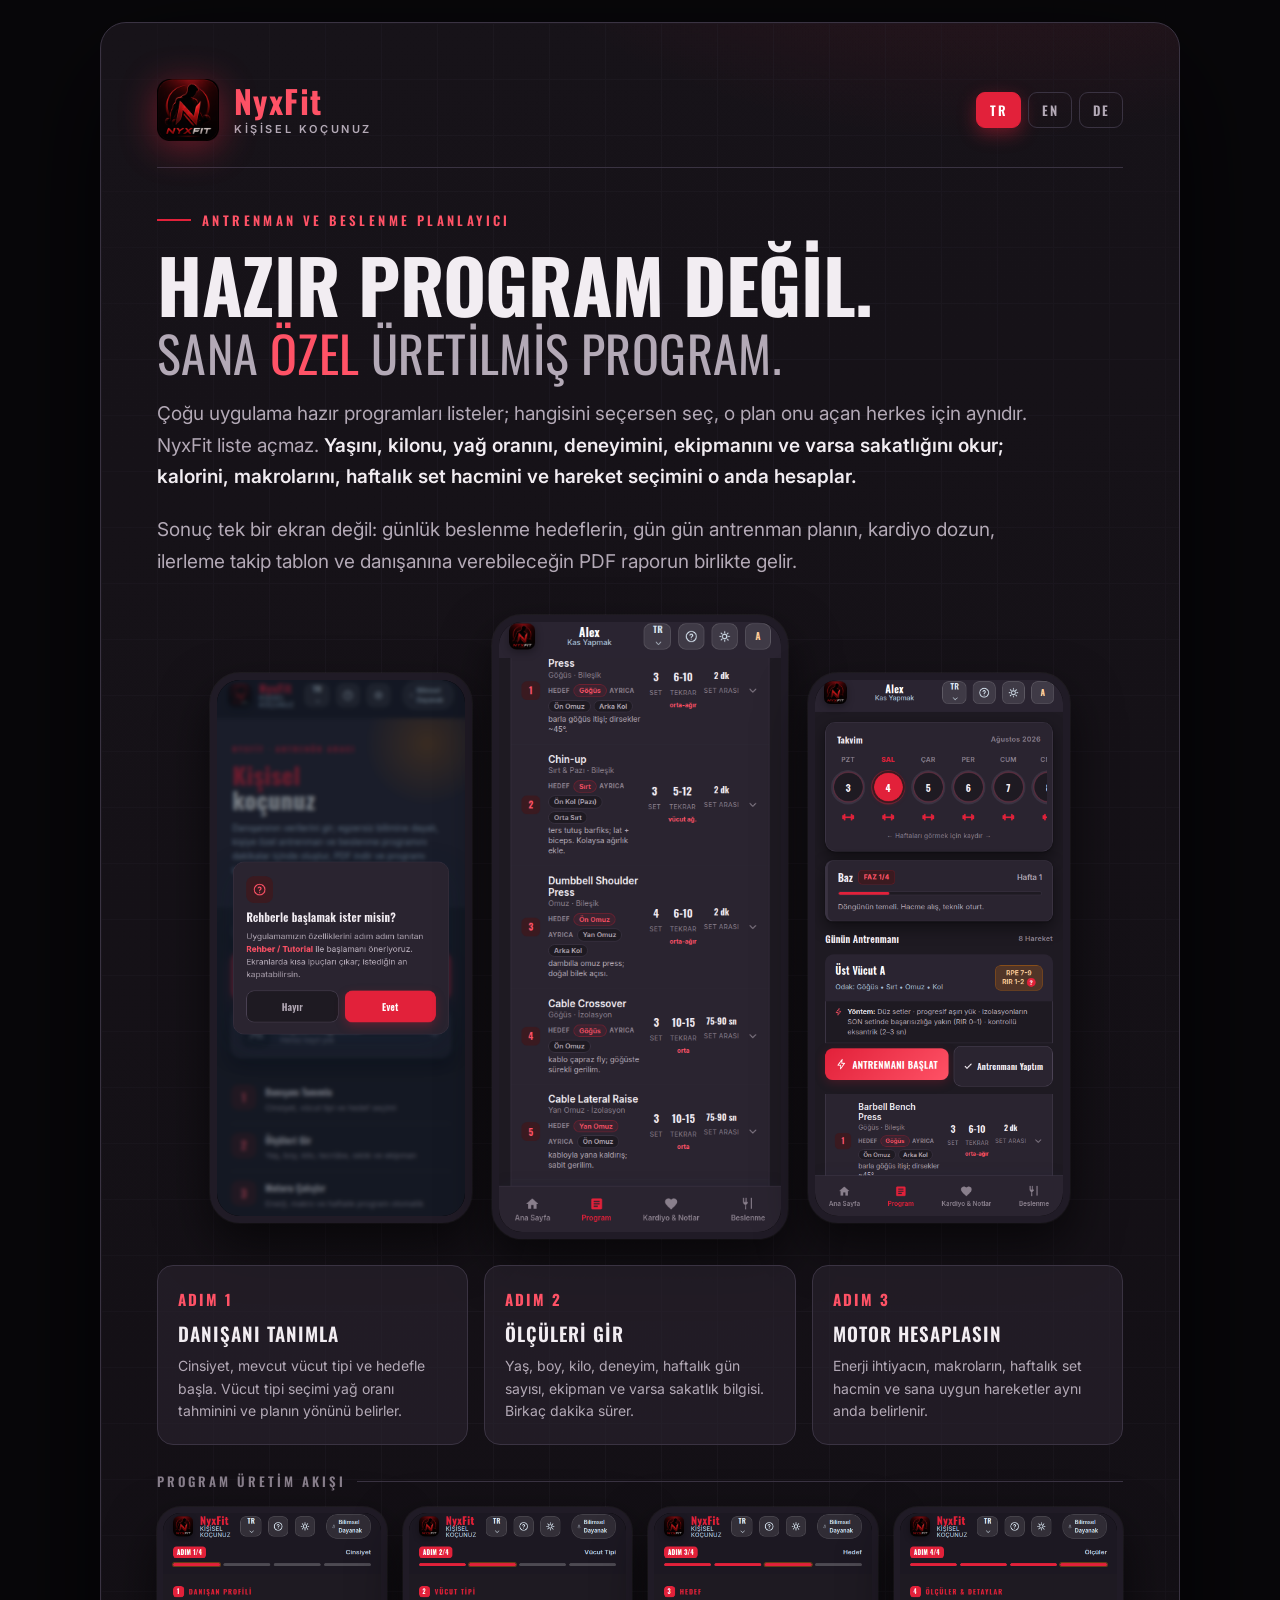
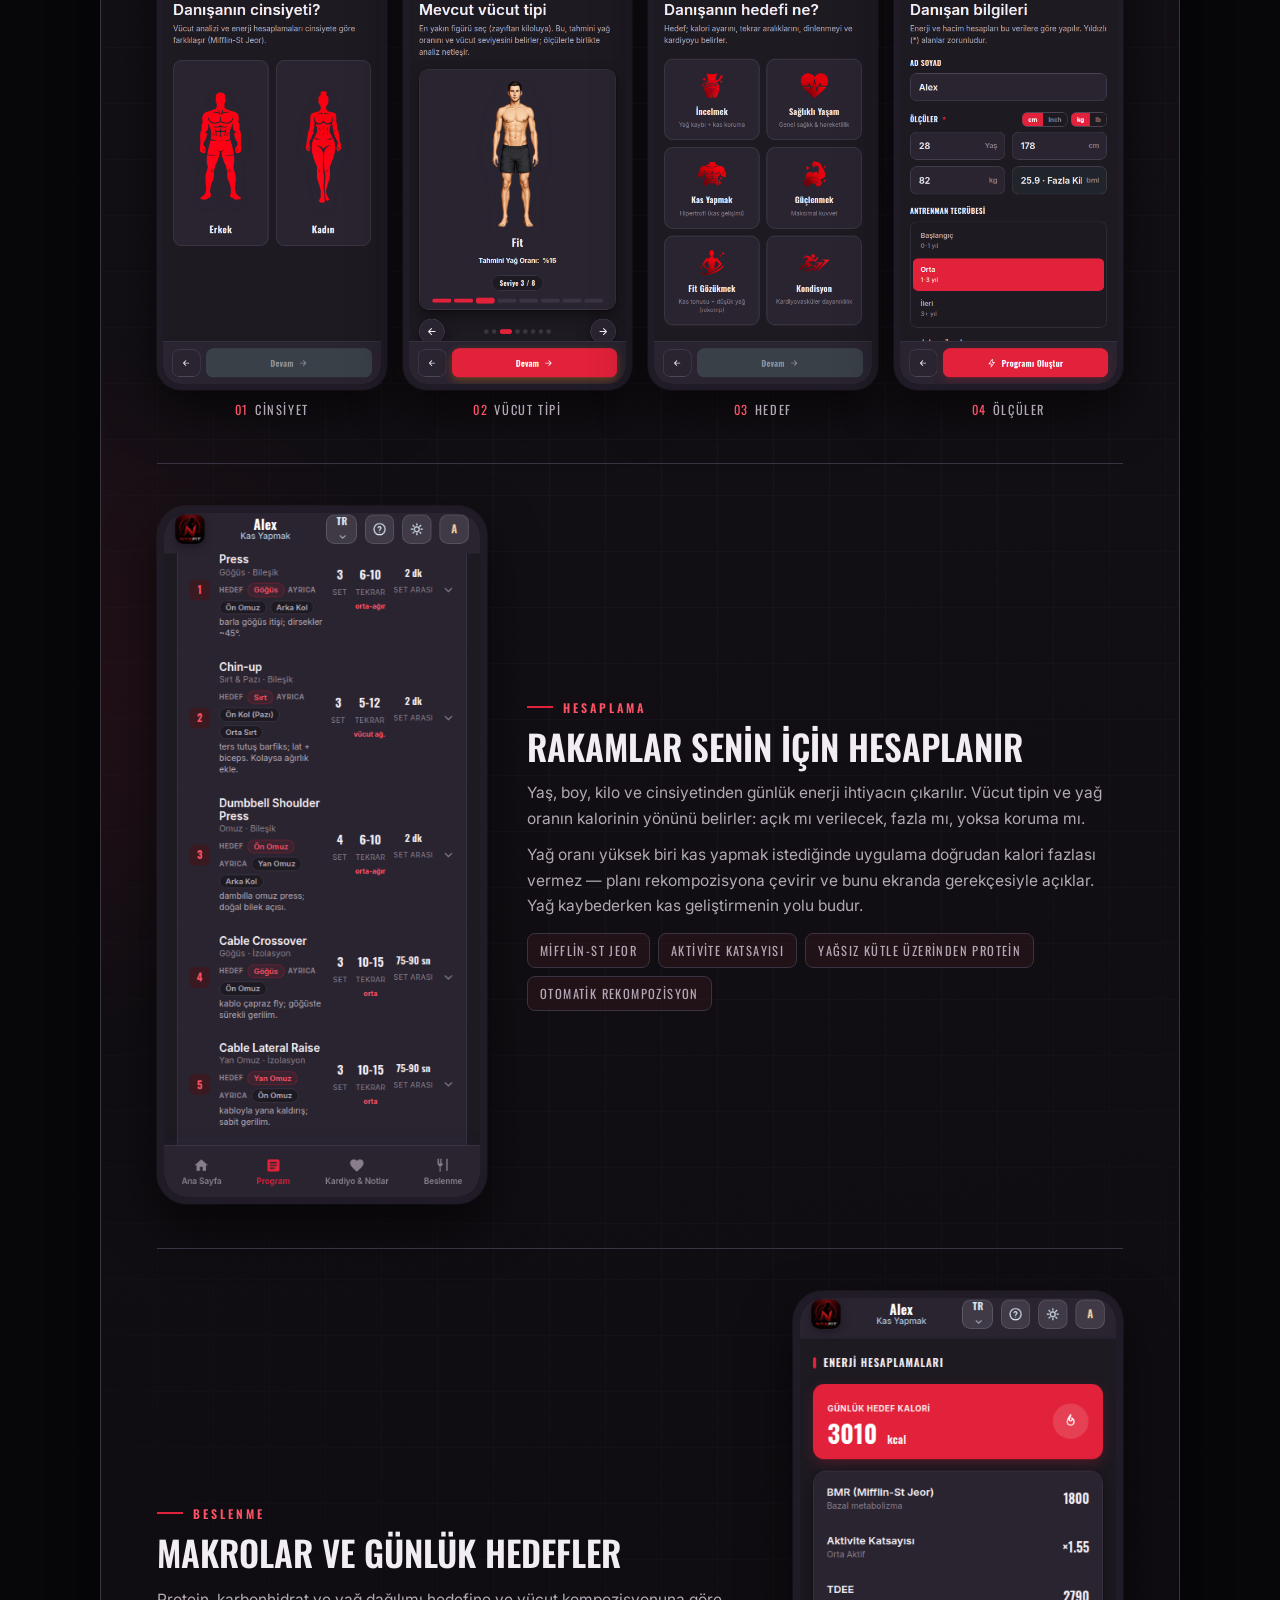
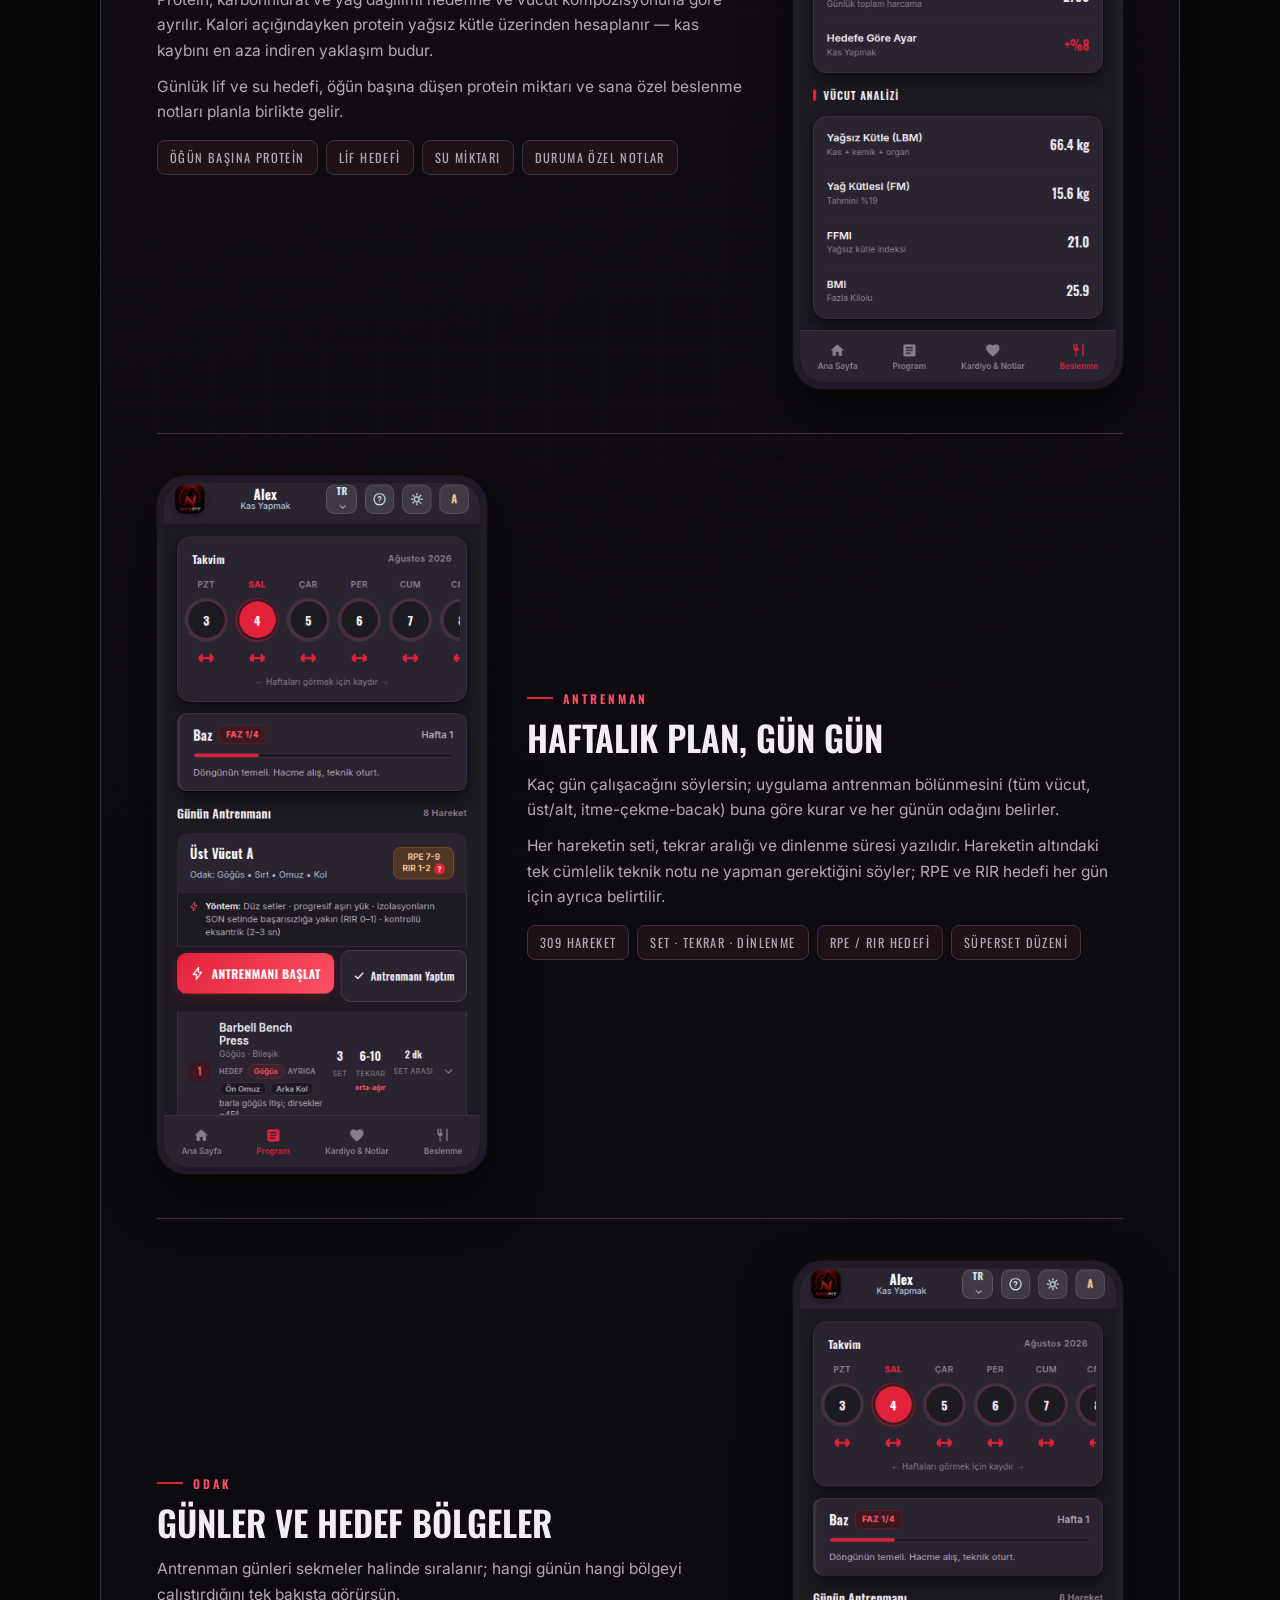
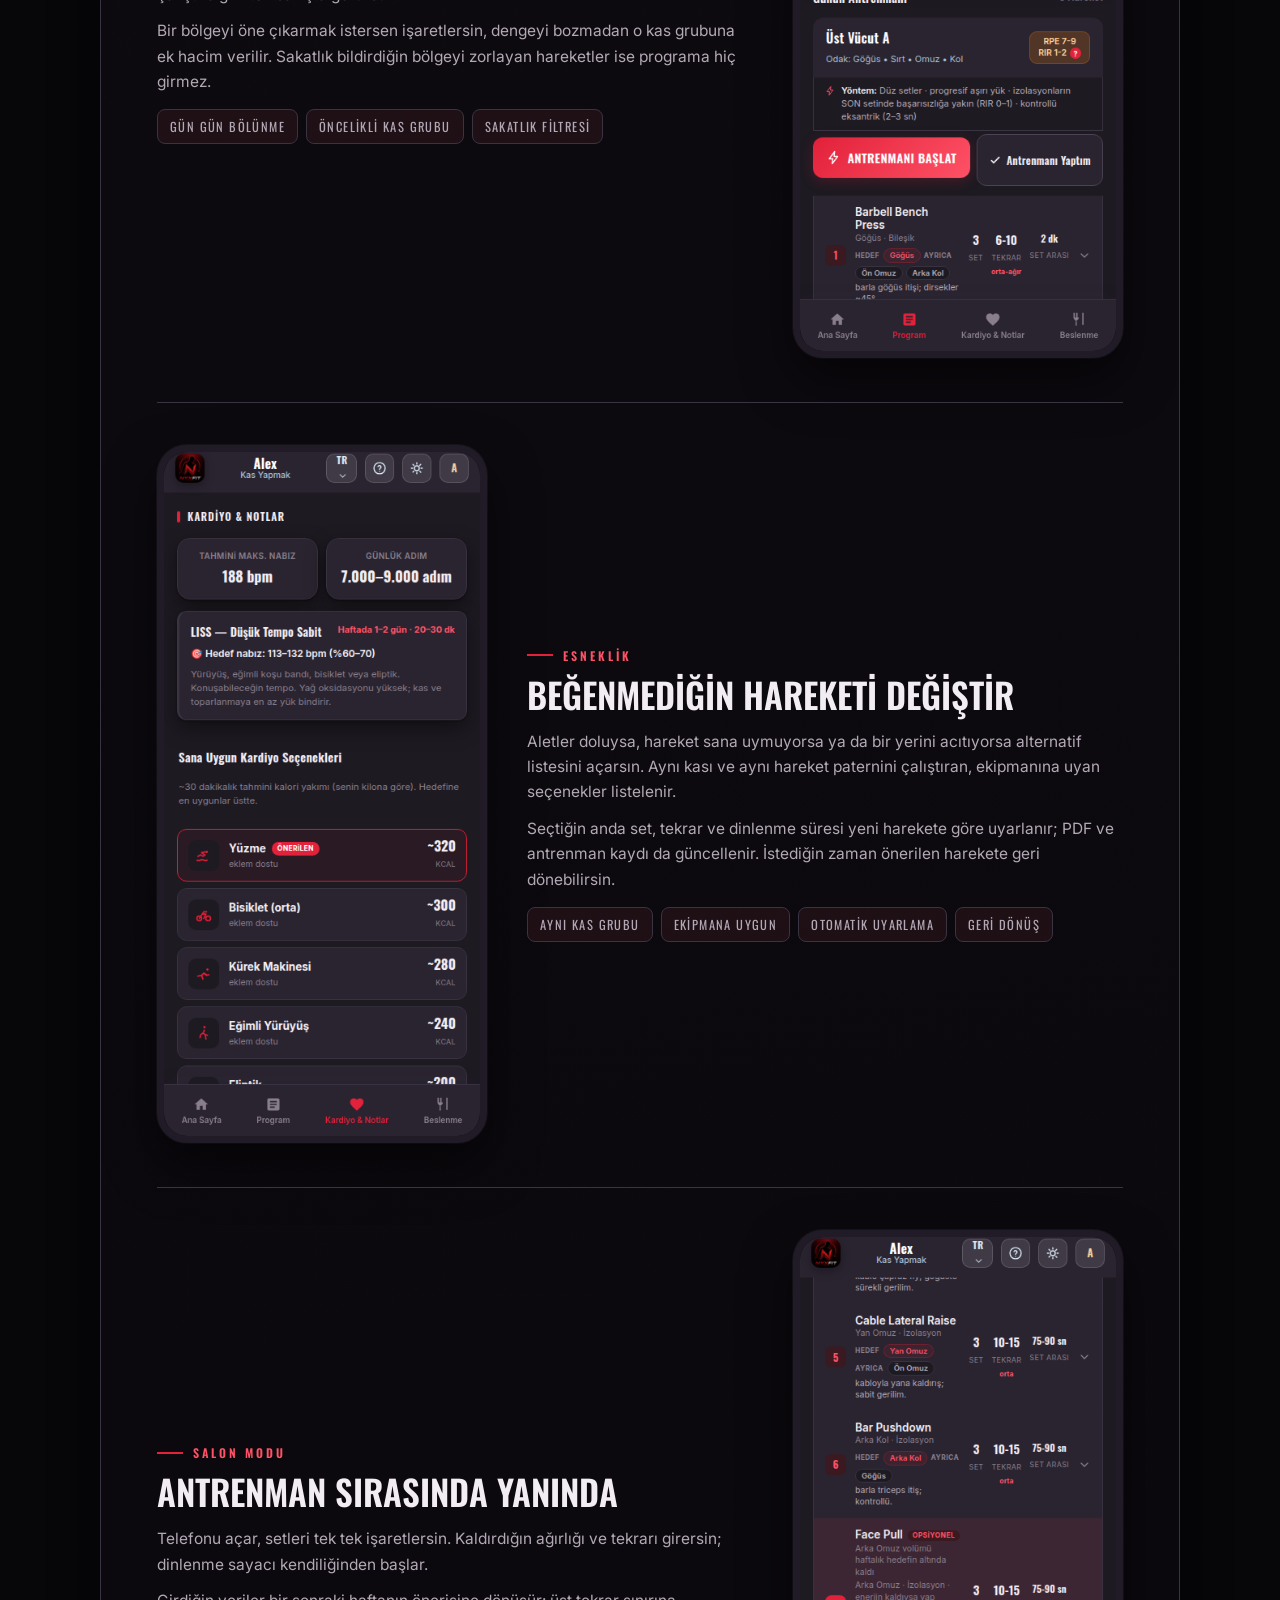
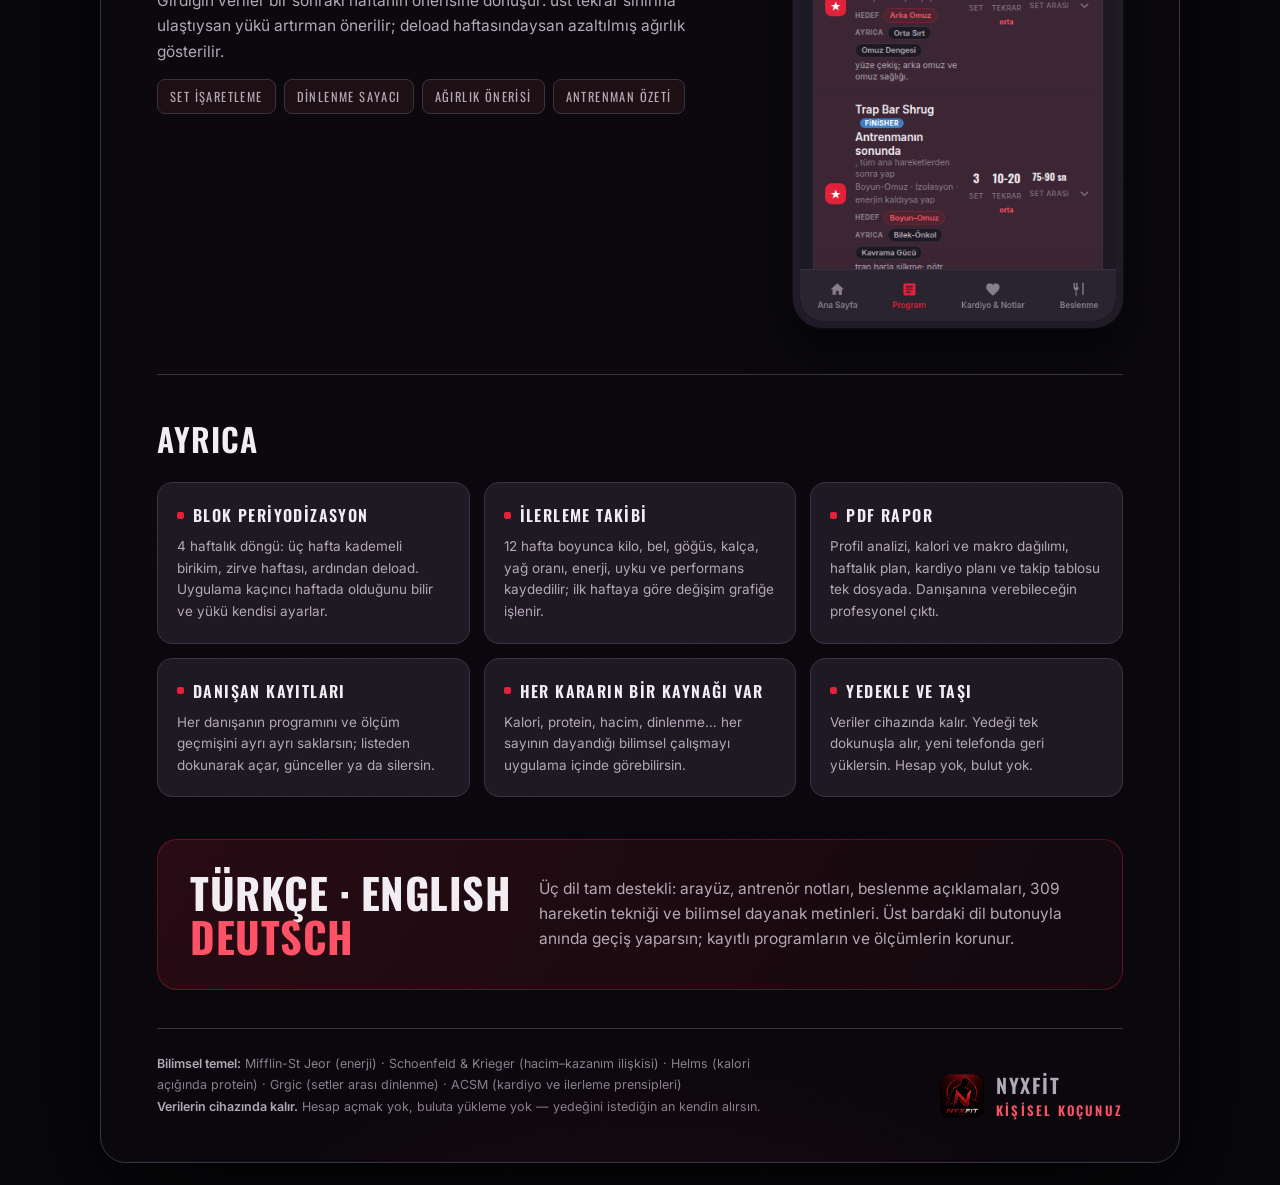
<file: index.html>
<!DOCTYPE html>
<html lang="tr">
<head>
<meta charset="utf-8">
<meta name="viewport" content="width=device-width,initial-scale=1">
<title>NyxFit — Kişisel antrenman ve beslenme planlayıcı</title>
<meta name="description" content="NyxFit hazır program listelemez. Yaşını, kilonu, yağ oranını, deneyimini ve ekipmanını okur; kalorini, makrolarını, haftalık set hacmini ve hareket seçimini senin için hesaplar.">
<meta name="theme-color" content="#0e0b10">
<link rel="icon" href="img/logo.png">
<link rel="apple-touch-icon" href="img/logo.png">
<link rel="alternate" hreflang="tr" href="https://utkuozcn.github.io/NyxFit/">
<link rel="alternate" hreflang="en" href="https://utkuozcn.github.io/NyxFit/en.html">
<link rel="alternate" hreflang="de" href="https://utkuozcn.github.io/NyxFit/de.html">
<link rel="alternate" hreflang="x-default" href="https://utkuozcn.github.io/NyxFit/">

<meta property="og:type" content="website">
<meta property="og:site_name" content="NyxFit">
<meta property="og:locale" content="tr_TR">
<meta property="og:url" content="https://utkuozcn.github.io/NyxFit/">
<meta property="og:title" content="NyxFit — Kişisel Koçunuz">
<meta property="og:description" content="Hazır program değil, sana özel üretilmiş program. Kişiye özel kalori, makro ve haftalık antrenman planı. Türkçe, İngilizce ve Almanca.">
<meta property="og:image" content="https://utkuozcn.github.io/NyxFit/og-image.png">
<meta property="og:image:width" content="1200">
<meta property="og:image:height" content="630">
<meta property="og:image:alt" content="NyxFit — Hazır program değil, sana özel üretilmiş program.">

<meta name="twitter:card" content="summary_large_image">
<meta name="twitter:title" content="NyxFit — Kişisel Koçunuz">
<meta name="twitter:description" content="Hazır program değil, sana özel üretilmiş program. Kişiye özel kalori, makro ve haftalık antrenman planı.">
<meta name="twitter:image" content="https://utkuozcn.github.io/NyxFit/og-image.png">

<link rel="preconnect" href="https://fonts.googleapis.com">
<link rel="preconnect" href="https://fonts.gstatic.com" crossorigin>
<link href="https://fonts.googleapis.com/css2?family=Oswald:wght@400;500;600;700&family=Inter:wght@400;500;600;700;800&display=swap" rel="stylesheet">
<link rel="stylesheet" href="promo.css">
</head>
<body>
<div class="poster">

  <div class="top">
    <div class="logo"><img src="img/logo.png" alt="NyxFit"></div>
    <div class="wm"><b>NyxFit</b><span>Kişisel Koçunuz</span></div>
    <nav class="langs" aria-label="Dil">
      <span class="lang on" aria-current="page">TR</span>
      <a class="lang" href="en.html" hreflang="en">EN</a>
      <a class="lang" href="de.html" hreflang="de">DE</a>
    </nav>
  </div>

  <div class="eyebrow">Antrenman ve beslenme planlayıcı</div>
  <h1>Hazır program değil.<span class="thin">Sana <span class="hot">özel</span> üretilmiş program.</span></h1>
  <p class="lede">Çoğu uygulama hazır programları listeler; hangisini seçersen seç, o plan onu açan herkes için aynıdır. NyxFit liste açmaz. <b>Yaşını, kilonu, yağ oranını, deneyimini, ekipmanını ve varsa sakatlığını okur; kalorini, makrolarını, haftalık set hacmini ve hareket seçimini o anda hesaplar.</b></p>
  <p class="lede">Sonuç tek bir ekran değil: günlük beslenme hedeflerin, gün gün antrenman planın, kardiyo dozun, ilerleme takip tablon ve danışanına verebileceğin PDF raporun birlikte gelir.</p>

  <div class="hero-shots">
    <div class="phone"><img src="img/ana.png" alt="NyxFit ana ekran"></div>
    <div class="phone mid"><img src="img/programkarti.png" alt="Program özeti"></div>
    <div class="phone"><img src="img/program.png" alt="Antrenman planı"></div>
  </div>

  <div class="how">
    <div class="s"><div class="n">ADIM 1</div><b>Danışanı tanımla</b><p>Cinsiyet, mevcut vücut tipi ve hedefle başla. Vücut tipi seçimi yağ oranı tahminini ve planın yönünü belirler.</p></div>
    <div class="s"><div class="n">ADIM 2</div><b>Ölçüleri gir</b><p>Yaş, boy, kilo, deneyim, haftalık gün sayısı, ekipman ve varsa sakatlık bilgisi. Birkaç dakika sürer.</p></div>
    <div class="s"><div class="n">ADIM 3</div><b>Motor hesaplasın</b><p>Enerji ihtiyacın, makroların, haftalık set hacmin ve sana uygun hareketler aynı anda belirlenir.</p></div>
  </div>

  <div class="flow">
    <div class="flow-h">Program üretim akışı</div>
    <div class="flow-row">
      <div class="step"><div class="phone"><img loading="lazy" src="img/cinsiyet.png" alt=""></div><div class="cap"><i>01</i>Cinsiyet</div></div>
      <div class="step"><div class="phone"><img loading="lazy" src="img/vucut.png" alt=""></div><div class="cap"><i>02</i>Vücut tipi</div></div>
      <div class="step"><div class="phone"><img loading="lazy" src="img/hedef.png" alt=""></div><div class="cap"><i>03</i>Hedef</div></div>
      <div class="step"><div class="phone"><img loading="lazy" src="img/bilgiler.png" alt=""></div><div class="cap"><i>04</i>Ölçüler</div></div>
    </div>
  </div>

  <section class="feat">
    <div class="shot"><div class="phone"><img loading="lazy" src="img/programkarti.png" alt=""></div></div>
    <div class="copy">
      <div class="label">Hesaplama</div>
      <h2>Rakamlar senin için hesaplanır</h2>
      <p>Yaş, boy, kilo ve cinsiyetinden günlük enerji ihtiyacın çıkarılır. Vücut tipin ve yağ oranın kalorinin yönünü belirler: açık mı verilecek, fazla mı, yoksa koruma mı.</p>
      <p>Yağ oranı yüksek biri kas yapmak istediğinde uygulama doğrudan kalori fazlası vermez — planı rekompozisyona çevirir ve bunu ekranda gerekçesiyle açıklar. Yağ kaybederken kas geliştirmenin yolu budur.</p>
      <div class="chips"><span>Mifflin-St Jeor</span><span>Aktivite katsayısı</span><span>Yağsız kütle üzerinden protein</span><span>Otomatik rekompozisyon</span></div>
    </div>
  </section>

  <section class="feat rev">
    <div class="shot"><div class="phone"><img loading="lazy" src="img/besin.png" alt=""></div></div>
    <div class="copy">
      <div class="label">Beslenme</div>
      <h2>Makrolar ve günlük hedefler</h2>
      <p>Protein, karbonhidrat ve yağ dağılımı hedefine ve vücut kompozisyonuna göre ayrılır. Kalori açığındayken protein yağsız kütle üzerinden hesaplanır — kas kaybını en aza indiren yaklaşım budur.</p>
      <p>Günlük lif ve su hedefi, öğün başına düşen protein miktarı ve sana özel beslenme notları planla birlikte gelir.</p>
      <div class="chips"><span>Öğün başına protein</span><span>Lif hedefi</span><span>Su miktarı</span><span>Duruma özel notlar</span></div>
    </div>
  </section>

  <section class="feat">
    <div class="shot"><div class="phone"><img loading="lazy" src="img/program.png" alt=""></div></div>
    <div class="copy">
      <div class="label">Antrenman</div>
      <h2>Haftalık plan, gün gün</h2>
      <p>Kaç gün çalışacağını söylersin; uygulama antrenman bölünmesini (tüm vücut, üst/alt, itme-çekme-bacak) buna göre kurar ve her günün odağını belirler.</p>
      <p>Her hareketin seti, tekrar aralığı ve dinlenme süresi yazılıdır. Hareketin altındaki tek cümlelik teknik notu ne yapman gerektiğini söyler; RPE ve RIR hedefi her gün için ayrıca belirtilir.</p>
      <div class="chips"><span>309 hareket</span><span>Set · tekrar · dinlenme</span><span>RPE / RIR hedefi</span><span>Süperset düzeni</span></div>
    </div>
  </section>

  <section class="feat rev">
    <div class="shot"><div class="phone"><img loading="lazy" src="img/gunsecim.png" alt=""></div></div>
    <div class="copy">
      <div class="label">Odak</div>
      <h2>Günler ve hedef bölgeler</h2>
      <p>Antrenman günleri sekmeler halinde sıralanır; hangi günün hangi bölgeyi çalıştırdığını tek bakışta görürsün.</p>
      <p>Bir bölgeyi öne çıkarmak istersen işaretlersin, dengeyi bozmadan o kas grubuna ek hacim verilir. Sakatlık bildirdiğin bölgeyi zorlayan hareketler ise programa hiç girmez.</p>
      <div class="chips"><span>Gün gün bölünme</span><span>Öncelikli kas grubu</span><span>Sakatlık filtresi</span></div>
    </div>
  </section>

  <section class="feat">
    <div class="shot"><div class="phone"><img loading="lazy" src="img/alternatif.png" alt=""></div></div>
    <div class="copy">
      <div class="label">Esneklik</div>
      <h2>Beğenmediğin hareketi değiştir</h2>
      <p>Aletler doluysa, hareket sana uymuyorsa ya da bir yerini acıtıyorsa alternatif listesini açarsın. Aynı kası ve aynı hareket paternini çalıştıran, ekipmanına uyan seçenekler listelenir.</p>
      <p>Seçtiğin anda set, tekrar ve dinlenme süresi yeni harekete göre uyarlanır; PDF ve antrenman kaydı da güncellenir. İstediğin zaman önerilen harekete geri dönebilirsin.</p>
      <div class="chips"><span>Aynı kas grubu</span><span>Ekipmana uygun</span><span>Otomatik uyarlama</span><span>Geri dönüş</span></div>
    </div>
  </section>

  <section class="feat rev">
    <div class="shot"><div class="phone"><img loading="lazy" src="img/salonmodu.png" alt=""></div></div>
    <div class="copy">
      <div class="label">Salon modu</div>
      <h2>Antrenman sırasında yanında</h2>
      <p>Telefonu açar, setleri tek tek işaretlersin. Kaldırdığın ağırlığı ve tekrarı girersin; dinlenme sayacı kendiliğinden başlar.</p>
      <p>Girdiğin veriler bir sonraki haftanın önerisine dönüşür: üst tekrar sınırına ulaştıysan yükü artırman önerilir; deload haftasındaysan azaltılmış ağırlık gösterilir.</p>
      <div class="chips"><span>Set işaretleme</span><span>Dinlenme sayacı</span><span>Ağırlık önerisi</span><span>Antrenman özeti</span></div>
    </div>
  </section>

  <div class="more">
    <div class="head">Ayrıca</div>
    <div class="xgrid">
      <div class="x"><b>Blok periyodizasyon</b><p>4 haftalık döngü: üç hafta kademeli birikim, zirve haftası, ardından deload. Uygulama kaçıncı haftada olduğunu bilir ve yükü kendisi ayarlar.</p></div>
      <div class="x"><b>İlerleme takibi</b><p>12 hafta boyunca kilo, bel, göğüs, kalça, yağ oranı, enerji, uyku ve performans kaydedilir; ilk haftaya göre değişim grafiğe işlenir.</p></div>
      <div class="x"><b>PDF rapor</b><p>Profil analizi, kalori ve makro dağılımı, haftalık plan, kardiyo planı ve takip tablosu tek dosyada. Danışanına verebileceğin profesyonel çıktı.</p></div>
      <div class="x"><b>Danışan kayıtları</b><p>Her danışanın programını ve ölçüm geçmişini ayrı ayrı saklarsın; listeden dokunarak açar, günceller ya da silersin.</p></div>
      <div class="x"><b>Her kararın bir kaynağı var</b><p>Kalori, protein, hacim, dinlenme… her sayının dayandığı bilimsel çalışmayı uygulama içinde görebilirsin.</p></div>
      <div class="x"><b>Yedekle ve taşı</b><p>Veriler cihazında kalır. Yedeği tek dokunuşla alır, yeni telefonda geri yüklersin. Hesap yok, bulut yok.</p></div>
    </div>
  </div>

  <div class="langband">
    <div class="big">Türkçe · <span lang="en">English</span><br><em lang="de">Deutsch</em></div>
    <p>Üç dil tam destekli: arayüz, antrenör notları, beslenme açıklamaları, 309 hareketin tekniği ve bilimsel dayanak metinleri. Üst bardaki dil butonuyla anında geçiş yaparsın; kayıtlı programların ve ölçümlerin korunur.</p>
  </div>

  <div class="foot">
    <div class="cite">
      <b>Bilimsel temel:</b> <span lang="en">Mifflin-St Jeor</span> (enerji) · <span lang="en">Schoenfeld &amp; Krieger</span> (hacim–kazanım ilişkisi) · <span lang="en">Helms</span> (kalori açığında protein) · <span lang="en">Grgic</span> (setler arası dinlenme) · ACSM (kardiyo ve ilerleme prensipleri)<br>
      <b>Verilerin cihazında kalır.</b> Hesap açmak yok, buluta yükleme yok — yedeğini istediğin an kendin alırsın.
    </div>
    <div class="sign">
      <img src="img/logo.png" alt="">
      <div>NyxFit<em>Kişisel Koçunuz</em></div>
    </div>
  </div>

</div>
</body>
</html>
</file>
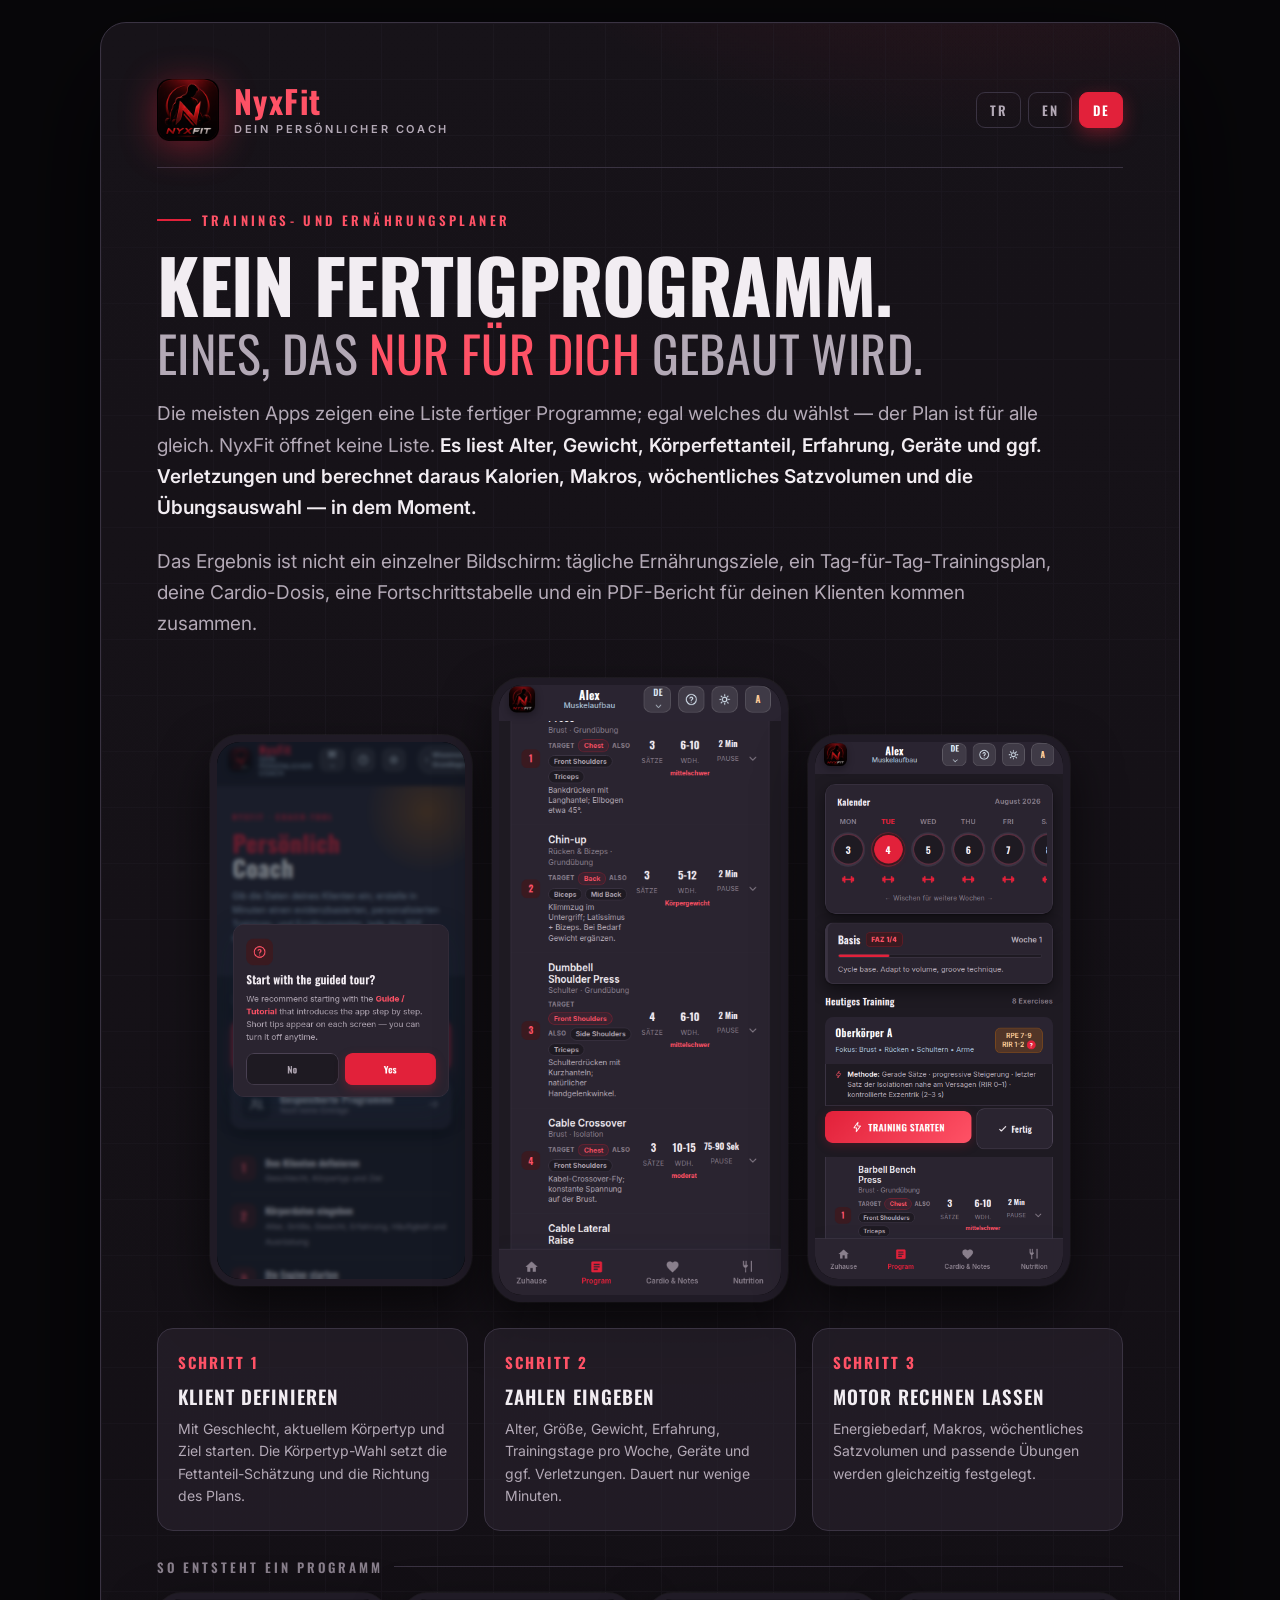
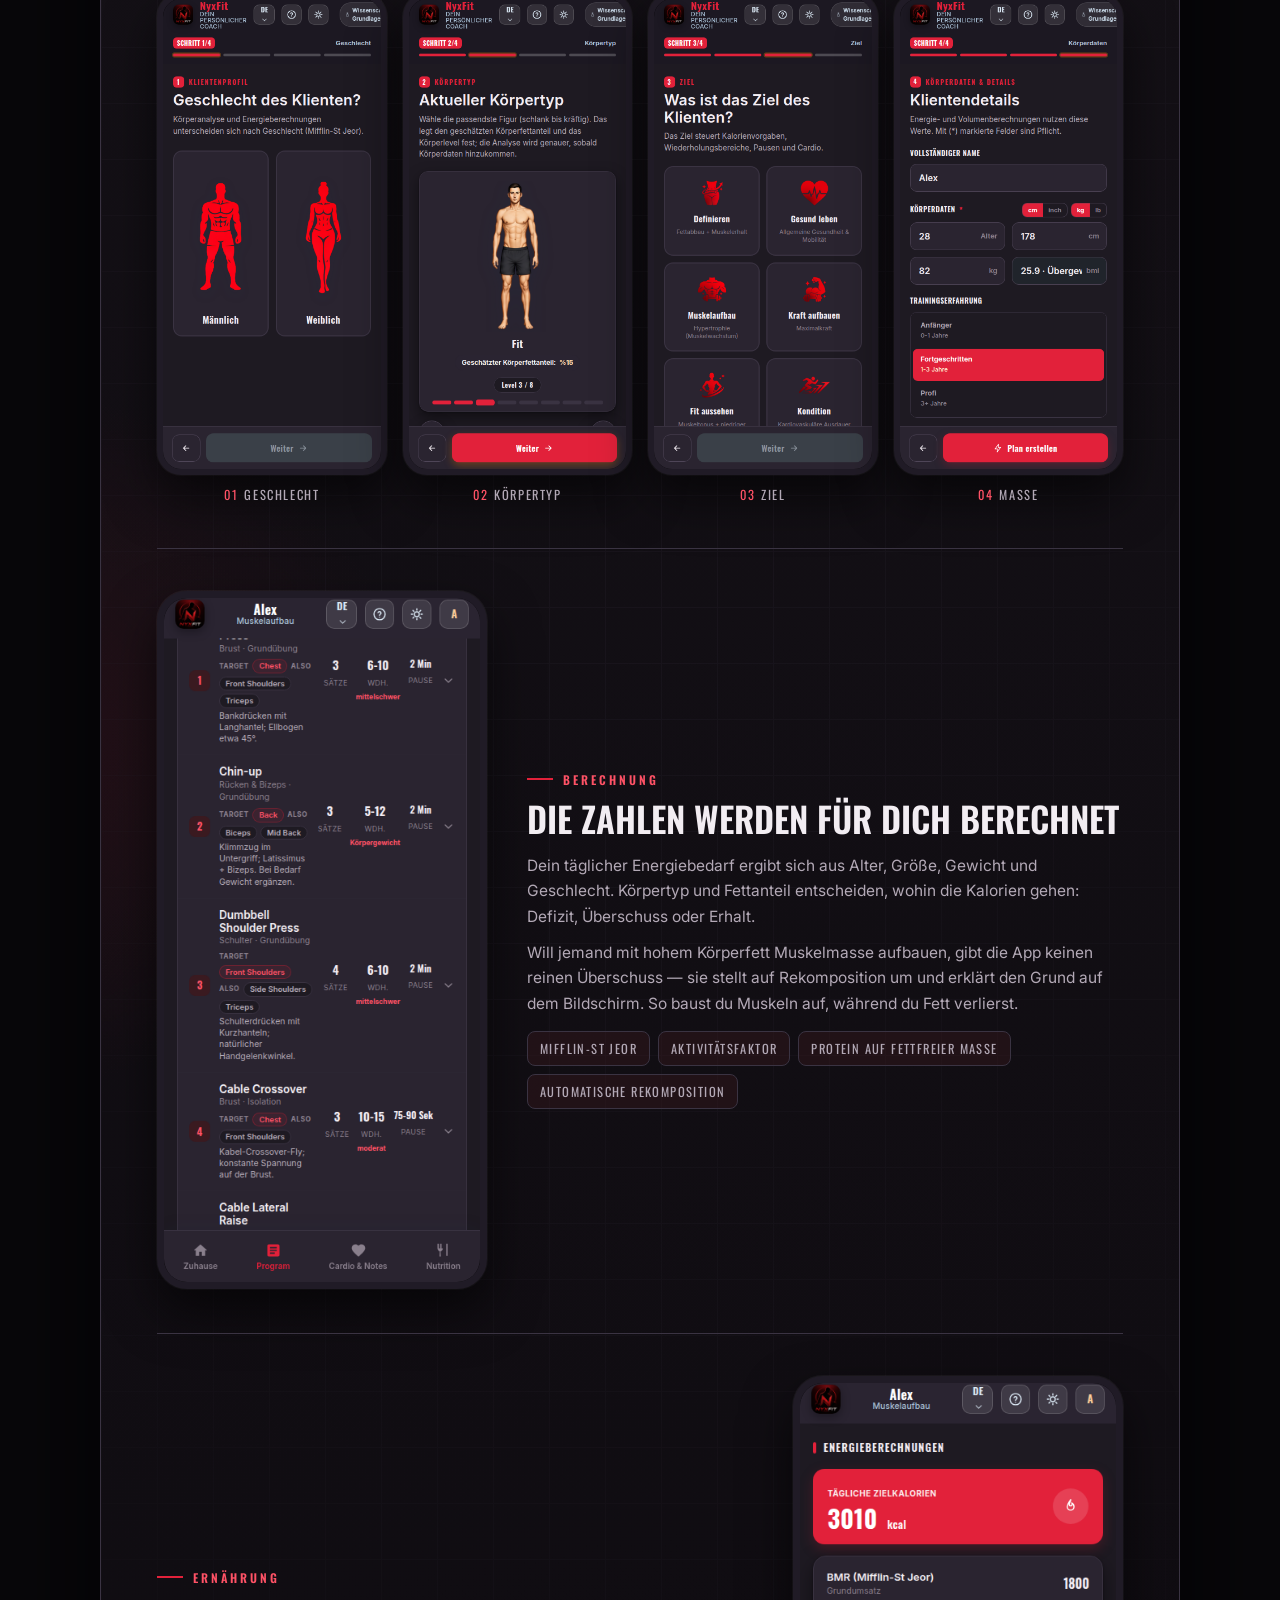
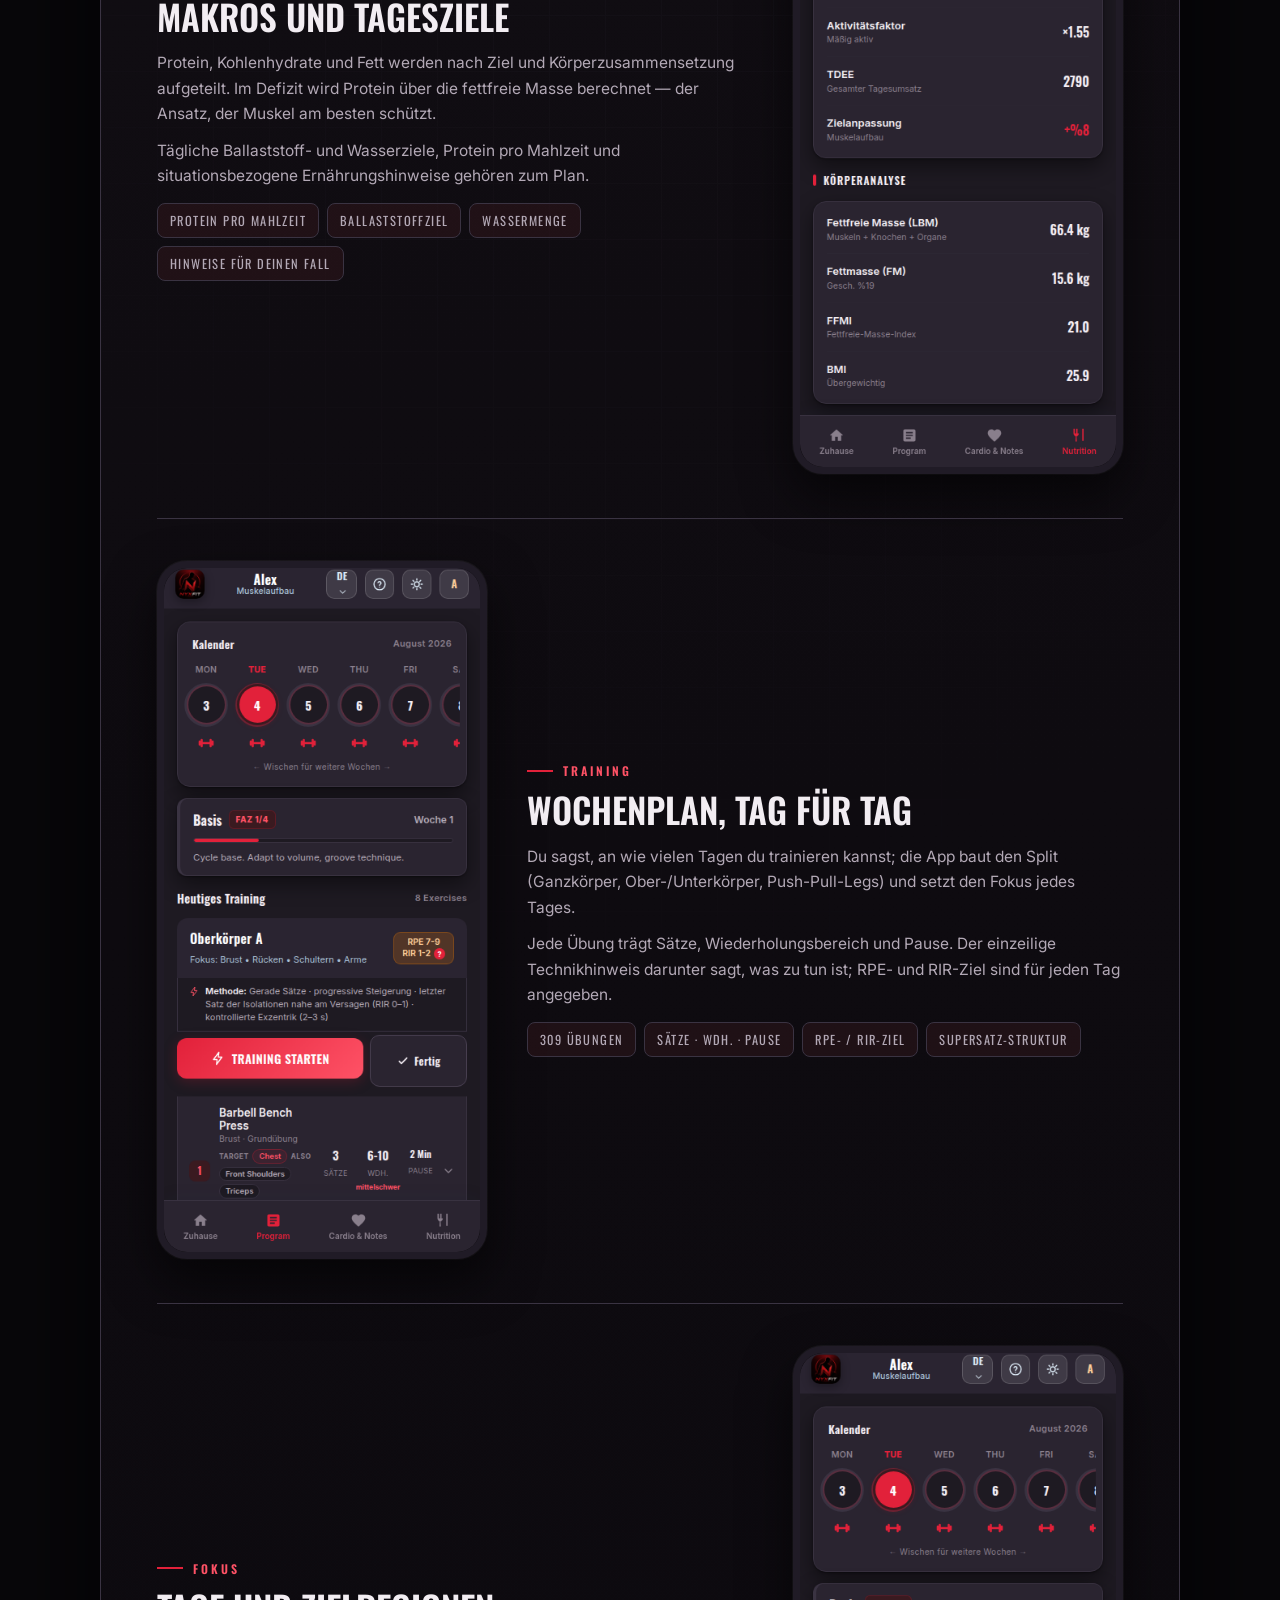
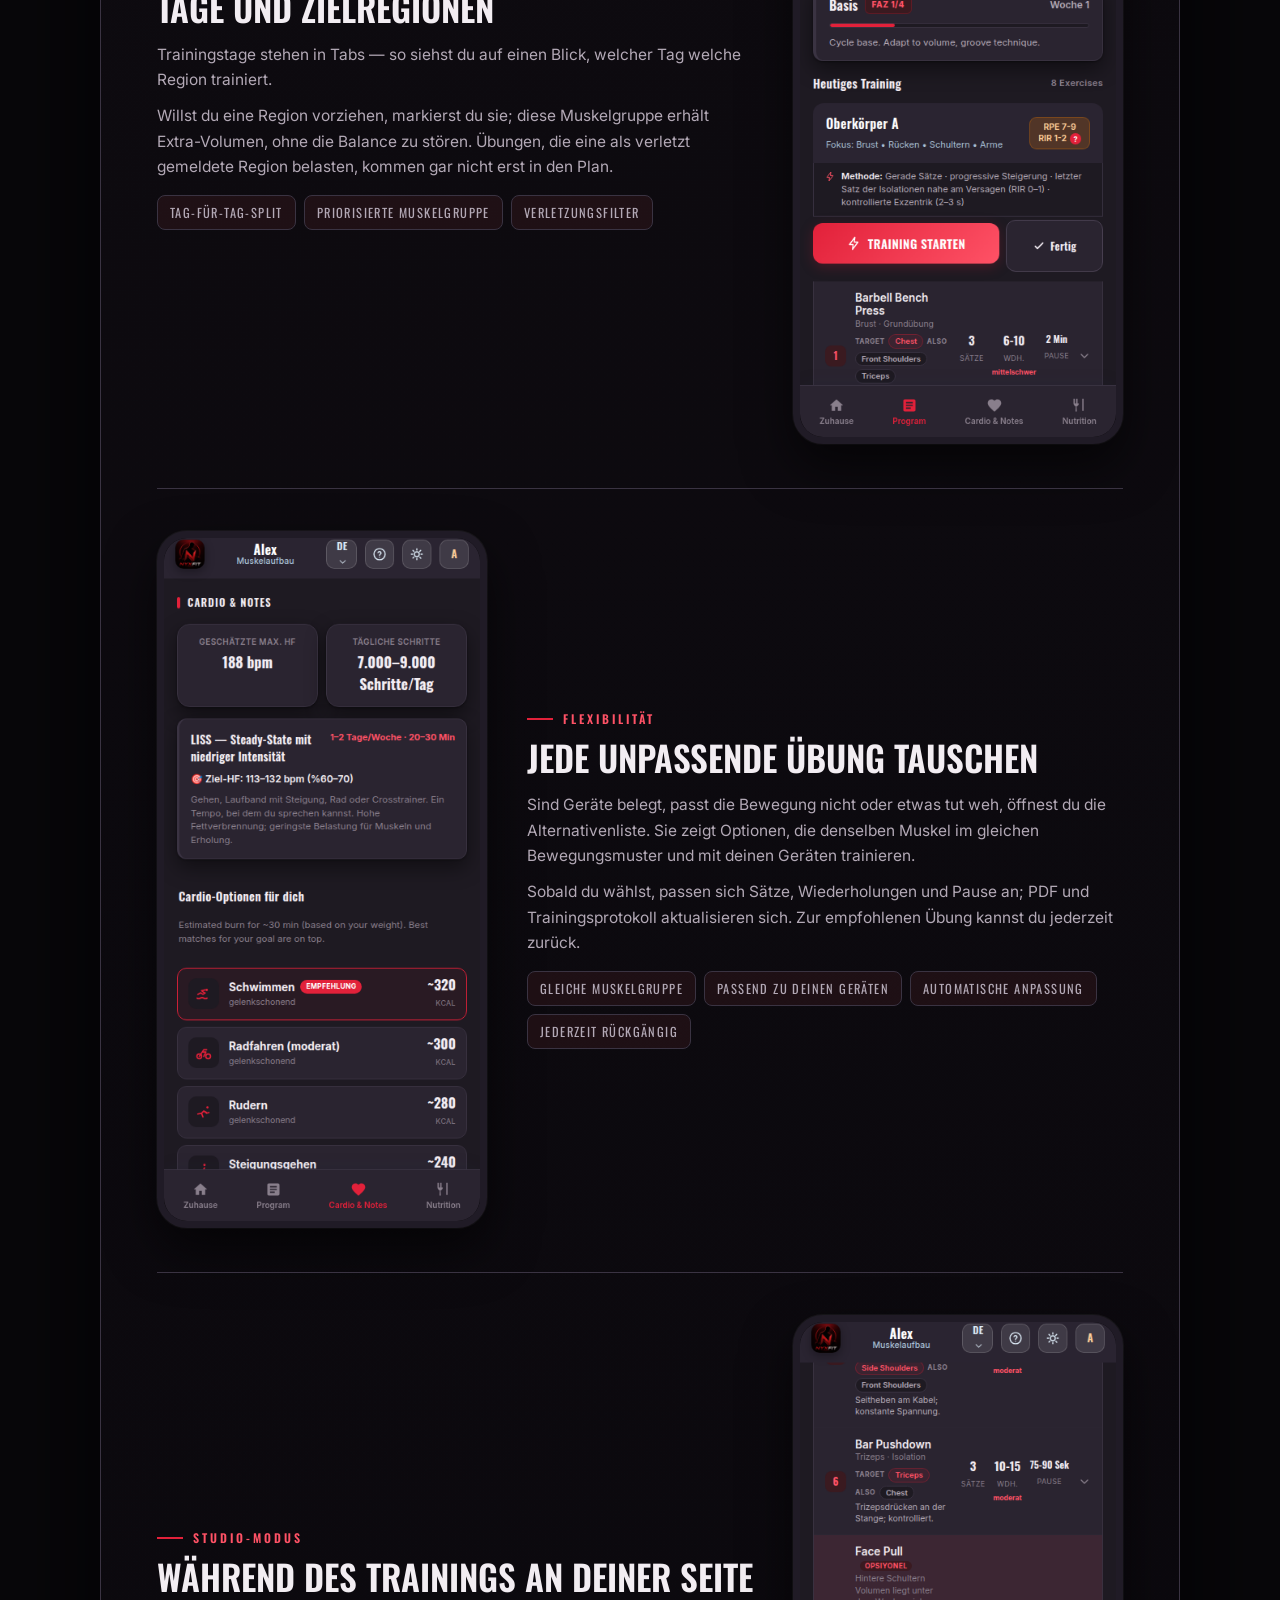
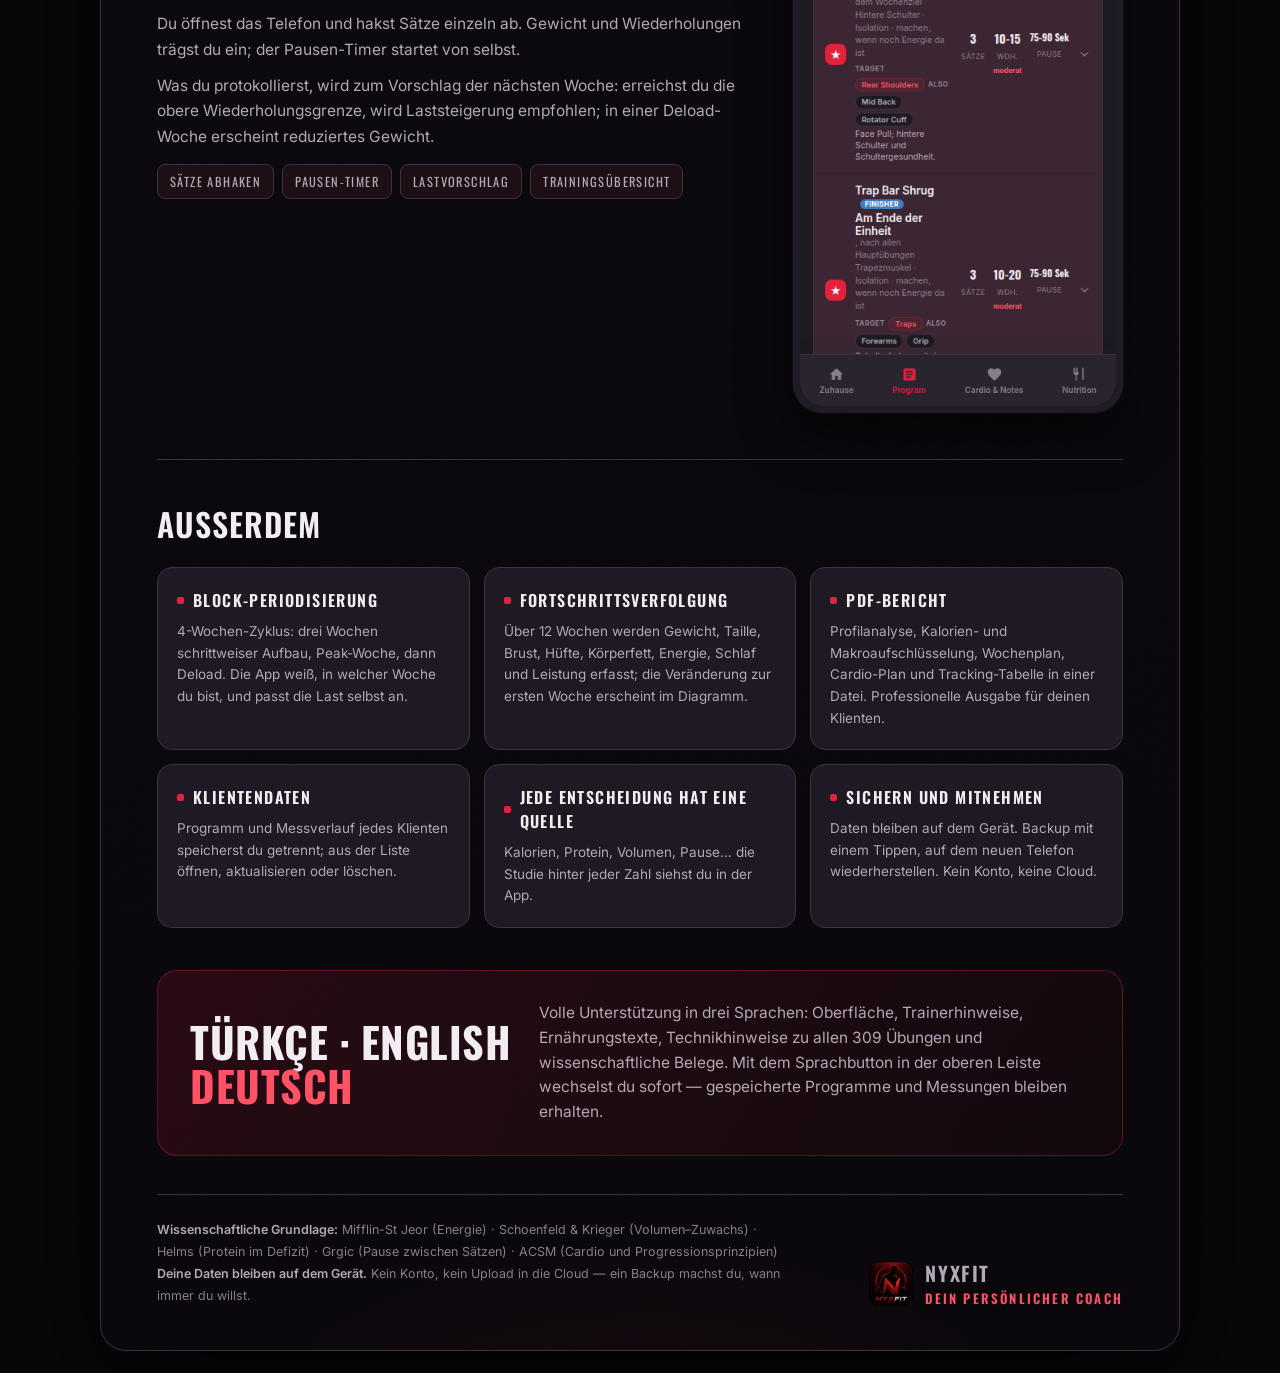
<file: de.html>
<!DOCTYPE html>
<html lang="de">
<head>
<meta charset="utf-8">
<meta name="viewport" content="width=device-width,initial-scale=1">
<title>NyxFit — Persönlicher Trainings- und Ernährungsplaner</title>
<meta name="description" content="NyxFit listet keine Fertigprogramme. Es liest Alter, Gewicht, Körperfett, Erfahrung und Geräte und berechnet Kalorien, Makros, Wochenvolumen und Übungsauswahl für dich.">
<meta name="theme-color" content="#0e0b10">
<link rel="icon" href="img/logo.png">
<link rel="apple-touch-icon" href="img/logo.png">
<link rel="alternate" hreflang="tr" href="https://utkuozcn.github.io/NyxFit/">
<link rel="alternate" hreflang="en" href="https://utkuozcn.github.io/NyxFit/en.html">
<link rel="alternate" hreflang="de" href="https://utkuozcn.github.io/NyxFit/de.html">
<link rel="alternate" hreflang="x-default" href="https://utkuozcn.github.io/NyxFit/">

<meta property="og:type" content="website">
<meta property="og:site_name" content="NyxFit">
<meta property="og:locale" content="de_DE">
<meta property="og:url" content="https://utkuozcn.github.io/NyxFit/de.html">
<meta property="og:title" content="NyxFit — Dein persönlicher Coach">
<meta property="og:description" content="Kein Fertigprogramm — eines, das nur für dich gebaut wird. Individuelle Kalorien, Makros und Wochenplan. Türkisch, Englisch und Deutsch.">
<meta property="og:image" content="https://utkuozcn.github.io/NyxFit/og-image.png">
<meta property="og:image:width" content="1200">
<meta property="og:image:height" content="630">

<meta name="twitter:card" content="summary_large_image">
<meta name="twitter:title" content="NyxFit — Dein persönlicher Coach">
<meta name="twitter:description" content="Kein Fertigprogramm — eines, das nur für dich gebaut wird. Individuelle Kalorien, Makros und Wochenplan.">
<meta name="twitter:image" content="https://utkuozcn.github.io/NyxFit/og-image.png">

<link rel="preconnect" href="https://fonts.googleapis.com">
<link rel="preconnect" href="https://fonts.gstatic.com" crossorigin>
<link href="https://fonts.googleapis.com/css2?family=Oswald:wght@400;500;600;700&family=Inter:wght@400;500;600;700;800&display=swap" rel="stylesheet">
<link rel="stylesheet" href="promo.css">
</head>
<body>
<div class="poster">

  <div class="top">
    <div class="logo"><img src="img/logo.png" alt="NyxFit"></div>
    <div class="wm"><b>NyxFit</b><span>Dein persönlicher Coach</span></div>
    <nav class="langs" aria-label="Sprache">
      <a class="lang" href="index.html" hreflang="tr">TR</a>
      <a class="lang" href="en.html" hreflang="en">EN</a>
      <span class="lang on" aria-current="page">DE</span>
    </nav>
  </div>

  <div class="eyebrow">Trainings- und Ernährungsplaner</div>
  <h1>Kein Fertigprogramm.<span class="thin">Eines, das <span class="hot">nur für dich</span> gebaut wird.</span></h1>
  <p class="lede">Die meisten Apps zeigen eine Liste fertiger Programme; egal welches du wählst — der Plan ist für alle gleich. NyxFit öffnet keine Liste. <b>Es liest Alter, Gewicht, Körperfettanteil, Erfahrung, Geräte und ggf. Verletzungen und berechnet daraus Kalorien, Makros, wöchentliches Satzvolumen und die Übungsauswahl — in dem Moment.</b></p>
  <p class="lede">Das Ergebnis ist nicht ein einzelner Bildschirm: tägliche Ernährungsziele, ein Tag-für-Tag-Trainingsplan, deine Cardio-Dosis, eine Fortschrittstabelle und ein PDF-Bericht für deinen Klienten kommen zusammen.</p>

  <div class="hero-shots">
    <div class="phone"><img src="img/de/ana.png" alt="NyxFit Startbildschirm"></div>
    <div class="phone mid"><img src="img/de/programkarti.png" alt="Programmübersicht"></div>
    <div class="phone"><img src="img/de/program.png" alt="Trainingsplan"></div>
  </div>

  <div class="how">
    <div class="s"><div class="n">SCHRITT 1</div><b>Klient definieren</b><p>Mit Geschlecht, aktuellem Körpertyp und Ziel starten. Die Körpertyp-Wahl setzt die Fettanteil-Schätzung und die Richtung des Plans.</p></div>
    <div class="s"><div class="n">SCHRITT 2</div><b>Zahlen eingeben</b><p>Alter, Größe, Gewicht, Erfahrung, Trainingstage pro Woche, Geräte und ggf. Verletzungen. Dauert nur wenige Minuten.</p></div>
    <div class="s"><div class="n">SCHRITT 3</div><b>Motor rechnen lassen</b><p>Energiebedarf, Makros, wöchentliches Satzvolumen und passende Übungen werden gleichzeitig festgelegt.</p></div>
  </div>

  <div class="flow">
    <div class="flow-h">So entsteht ein Programm</div>
    <div class="flow-row">
      <div class="step"><div class="phone"><img loading="lazy" src="img/de/cinsiyet.png" alt=""></div><div class="cap"><i>01</i>Geschlecht</div></div>
      <div class="step"><div class="phone"><img loading="lazy" src="img/de/vucut.png" alt=""></div><div class="cap"><i>02</i>Körpertyp</div></div>
      <div class="step"><div class="phone"><img loading="lazy" src="img/de/hedef.png" alt=""></div><div class="cap"><i>03</i>Ziel</div></div>
      <div class="step"><div class="phone"><img loading="lazy" src="img/de/bilgiler.png" alt=""></div><div class="cap"><i>04</i>Maße</div></div>
    </div>
  </div>

  <section class="feat">
    <div class="shot"><div class="phone"><img loading="lazy" src="img/de/programkarti.png" alt=""></div></div>
    <div class="copy">
      <div class="label">Berechnung</div>
      <h2>Die Zahlen werden für dich berechnet</h2>
      <p>Dein täglicher Energiebedarf ergibt sich aus Alter, Größe, Gewicht und Geschlecht. Körpertyp und Fettanteil entscheiden, wohin die Kalorien gehen: Defizit, Überschuss oder Erhalt.</p>
      <p>Will jemand mit hohem Körperfett Muskelmasse aufbauen, gibt die App keinen reinen Überschuss — sie stellt auf Rekomposition um und erklärt den Grund auf dem Bildschirm. So baust du Muskeln auf, während du Fett verlierst.</p>
      <div class="chips"><span>Mifflin-St Jeor</span><span>Aktivitätsfaktor</span><span>Protein auf fettfreier Masse</span><span>Automatische Rekomposition</span></div>
    </div>
  </section>

  <section class="feat rev">
    <div class="shot"><div class="phone"><img loading="lazy" src="img/de/besin.png" alt=""></div></div>
    <div class="copy">
      <div class="label">Ernährung</div>
      <h2>Makros und Tagesziele</h2>
      <p>Protein, Kohlenhydrate und Fett werden nach Ziel und Körperzusammensetzung aufgeteilt. Im Defizit wird Protein über die fettfreie Masse berechnet — der Ansatz, der Muskel am besten schützt.</p>
      <p>Tägliche Ballaststoff- und Wasserziele, Protein pro Mahlzeit und situationsbezogene Ernährungshinweise gehören zum Plan.</p>
      <div class="chips"><span>Protein pro Mahlzeit</span><span>Ballaststoffziel</span><span>Wassermenge</span><span>Hinweise für deinen Fall</span></div>
    </div>
  </section>

  <section class="feat">
    <div class="shot"><div class="phone"><img loading="lazy" src="img/de/program.png" alt=""></div></div>
    <div class="copy">
      <div class="label">Training</div>
      <h2>Wochenplan, Tag für Tag</h2>
      <p>Du sagst, an wie vielen Tagen du trainieren kannst; die App baut den Split (Ganzkörper, Ober-/Unterkörper, Push-Pull-Legs) und setzt den Fokus jedes Tages.</p>
      <p>Jede Übung trägt Sätze, Wiederholungsbereich und Pause. Der einzeilige Technikhinweis darunter sagt, was zu tun ist; RPE- und RIR-Ziel sind für jeden Tag angegeben.</p>
      <div class="chips"><span>309 Übungen</span><span>Sätze · Wdh. · Pause</span><span>RPE- / RIR-Ziel</span><span>Supersatz-Struktur</span></div>
    </div>
  </section>

  <section class="feat rev">
    <div class="shot"><div class="phone"><img loading="lazy" src="img/de/gunsecim.png" alt=""></div></div>
    <div class="copy">
      <div class="label">Fokus</div>
      <h2>Tage und Zielregionen</h2>
      <p>Trainingstage stehen in Tabs — so siehst du auf einen Blick, welcher Tag welche Region trainiert.</p>
      <p>Willst du eine Region vorziehen, markierst du sie; diese Muskelgruppe erhält Extra-Volumen, ohne die Balance zu stören. Übungen, die eine als verletzt gemeldete Region belasten, kommen gar nicht erst in den Plan.</p>
      <div class="chips"><span>Tag-für-Tag-Split</span><span>Priorisierte Muskelgruppe</span><span>Verletzungsfilter</span></div>
    </div>
  </section>

  <section class="feat">
    <div class="shot"><div class="phone"><img loading="lazy" src="img/de/alternatif.png" alt=""></div></div>
    <div class="copy">
      <div class="label">Flexibilität</div>
      <h2>Jede unpassende Übung tauschen</h2>
      <p>Sind Geräte belegt, passt die Bewegung nicht oder etwas tut weh, öffnest du die Alternativenliste. Sie zeigt Optionen, die denselben Muskel im gleichen Bewegungsmuster und mit deinen Geräten trainieren.</p>
      <p>Sobald du wählst, passen sich Sätze, Wiederholungen und Pause an; PDF und Trainingsprotokoll aktualisieren sich. Zur empfohlenen Übung kannst du jederzeit zurück.</p>
      <div class="chips"><span>Gleiche Muskelgruppe</span><span>Passend zu deinen Geräten</span><span>Automatische Anpassung</span><span>Jederzeit rückgängig</span></div>
    </div>
  </section>

  <section class="feat rev">
    <div class="shot"><div class="phone"><img loading="lazy" src="img/de/salonmodu.png" alt=""></div></div>
    <div class="copy">
      <div class="label">Studio-Modus</div>
      <h2>Während des Trainings an deiner Seite</h2>
      <p>Du öffnest das Telefon und hakst Sätze einzeln ab. Gewicht und Wiederholungen trägst du ein; der Pausen-Timer startet von selbst.</p>
      <p>Was du protokollierst, wird zum Vorschlag der nächsten Woche: erreichst du die obere Wiederholungsgrenze, wird Laststeigerung empfohlen; in einer Deload-Woche erscheint reduziertes Gewicht.</p>
      <div class="chips"><span>Sätze abhaken</span><span>Pausen-Timer</span><span>Lastvorschlag</span><span>Trainingsübersicht</span></div>
    </div>
  </section>

  <div class="more">
    <div class="head">Außerdem</div>
    <div class="xgrid">
      <div class="x"><b>Block-Periodisierung</b><p>4-Wochen-Zyklus: drei Wochen schrittweiser Aufbau, Peak-Woche, dann Deload. Die App weiß, in welcher Woche du bist, und passt die Last selbst an.</p></div>
      <div class="x"><b>Fortschrittsverfolgung</b><p>Über 12 Wochen werden Gewicht, Taille, Brust, Hüfte, Körperfett, Energie, Schlaf und Leistung erfasst; die Veränderung zur ersten Woche erscheint im Diagramm.</p></div>
      <div class="x"><b>PDF-Bericht</b><p>Profilanalyse, Kalorien- und Makroaufschlüsselung, Wochenplan, Cardio-Plan und Tracking-Tabelle in einer Datei. Professionelle Ausgabe für deinen Klienten.</p></div>
      <div class="x"><b>Klientendaten</b><p>Programm und Messverlauf jedes Klienten speicherst du getrennt; aus der Liste öffnen, aktualisieren oder löschen.</p></div>
      <div class="x"><b>Jede Entscheidung hat eine Quelle</b><p>Kalorien, Protein, Volumen, Pause… die Studie hinter jeder Zahl siehst du in der App.</p></div>
      <div class="x"><b>Sichern und mitnehmen</b><p>Daten bleiben auf dem Gerät. Backup mit einem Tippen, auf dem neuen Telefon wiederherstellen. Kein Konto, keine Cloud.</p></div>
    </div>
  </div>

  <div class="langband">
    <div class="big">Türkçe · <span lang="en">English</span><br><em lang="de">Deutsch</em></div>
    <p>Volle Unterstützung in drei Sprachen: Oberfläche, Trainerhinweise, Ernährungstexte, Technikhinweise zu allen 309 Übungen und wissenschaftliche Belege. Mit dem Sprachbutton in der oberen Leiste wechselst du sofort — gespeicherte Programme und Messungen bleiben erhalten.</p>
  </div>

  <div class="foot">
    <div class="cite">
      <b>Wissenschaftliche Grundlage:</b> Mifflin-St Jeor (Energie) · Schoenfeld &amp; Krieger (Volumen–Zuwachs) · Helms (Protein im Defizit) · Grgic (Pause zwischen Sätzen) · ACSM (Cardio und Progressionsprinzipien)<br>
      <b>Deine Daten bleiben auf dem Gerät.</b> Kein Konto, kein Upload in die Cloud — ein Backup machst du, wann immer du willst.
    </div>
    <div class="sign">
      <img src="img/logo.png" alt="">
      <div>NyxFit<em>Dein persönlicher Coach</em></div>
    </div>
  </div>

</div>
</body>
</html>
</file>
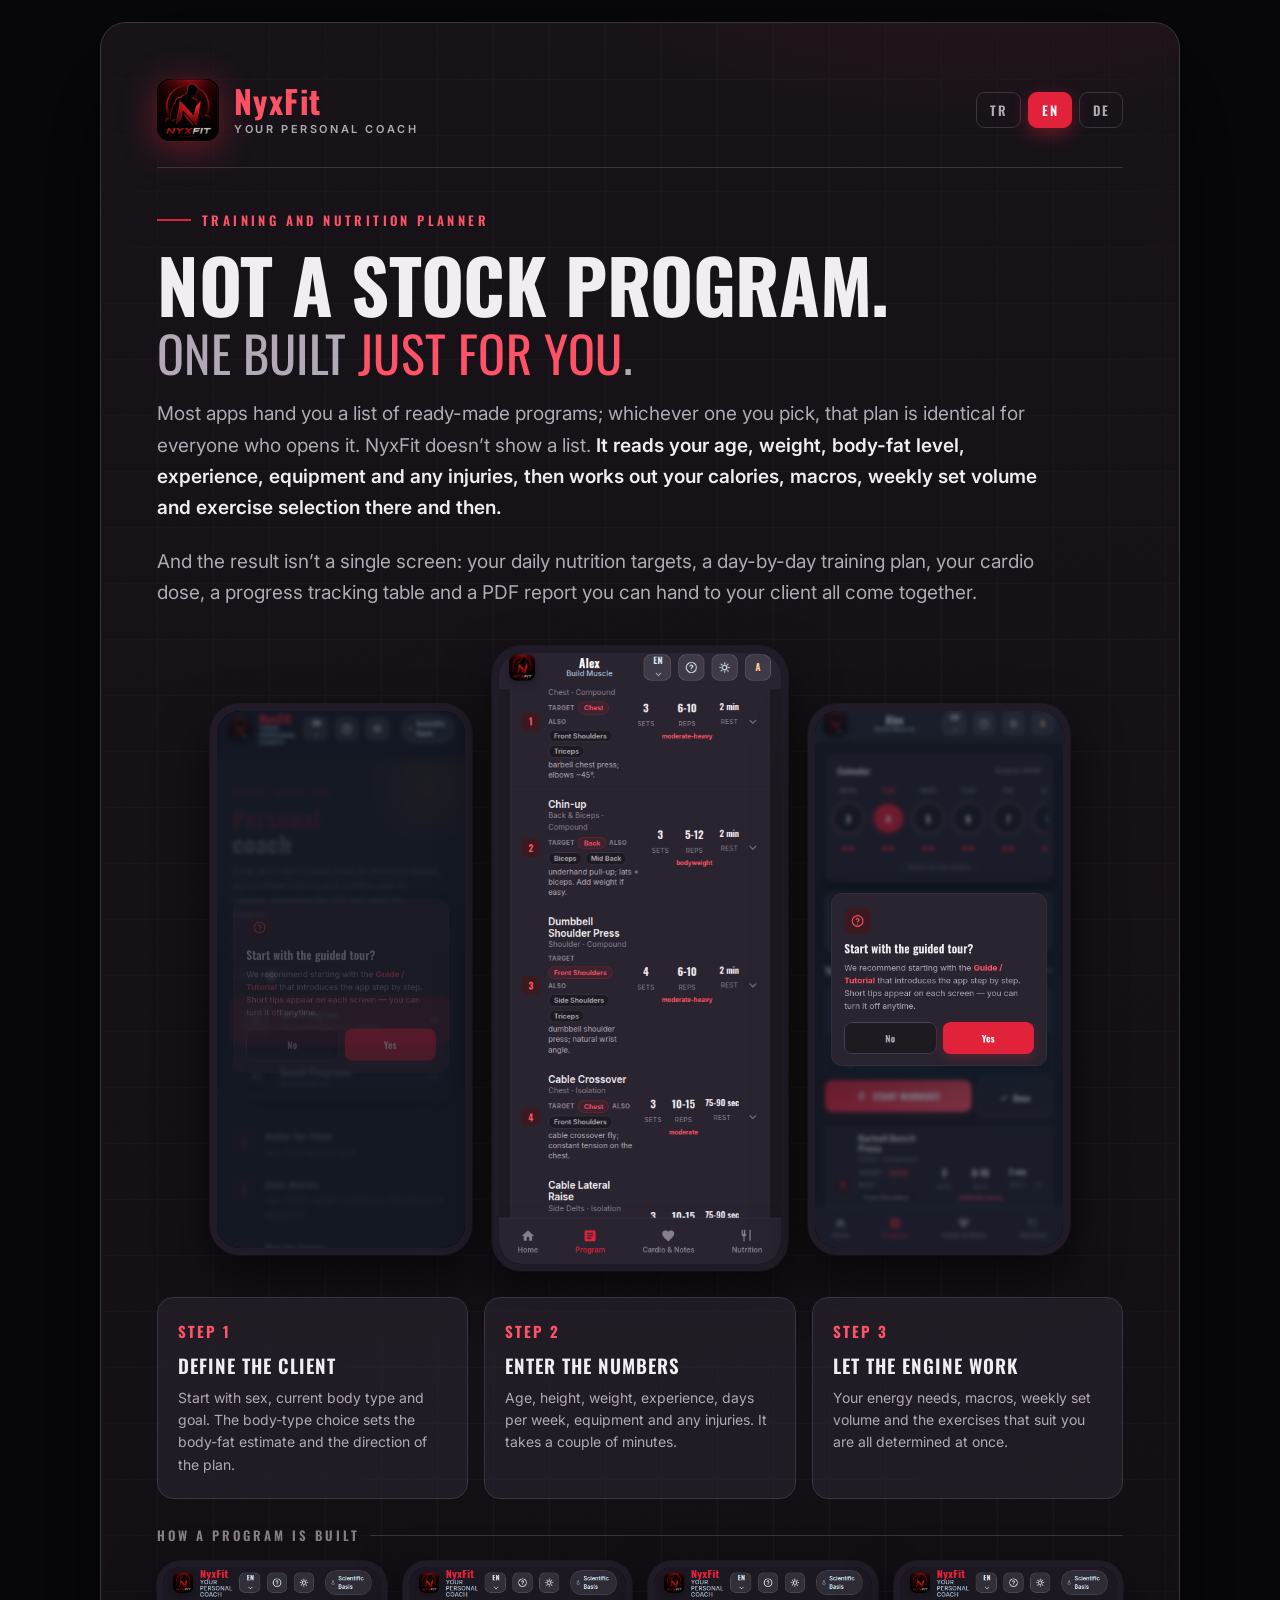
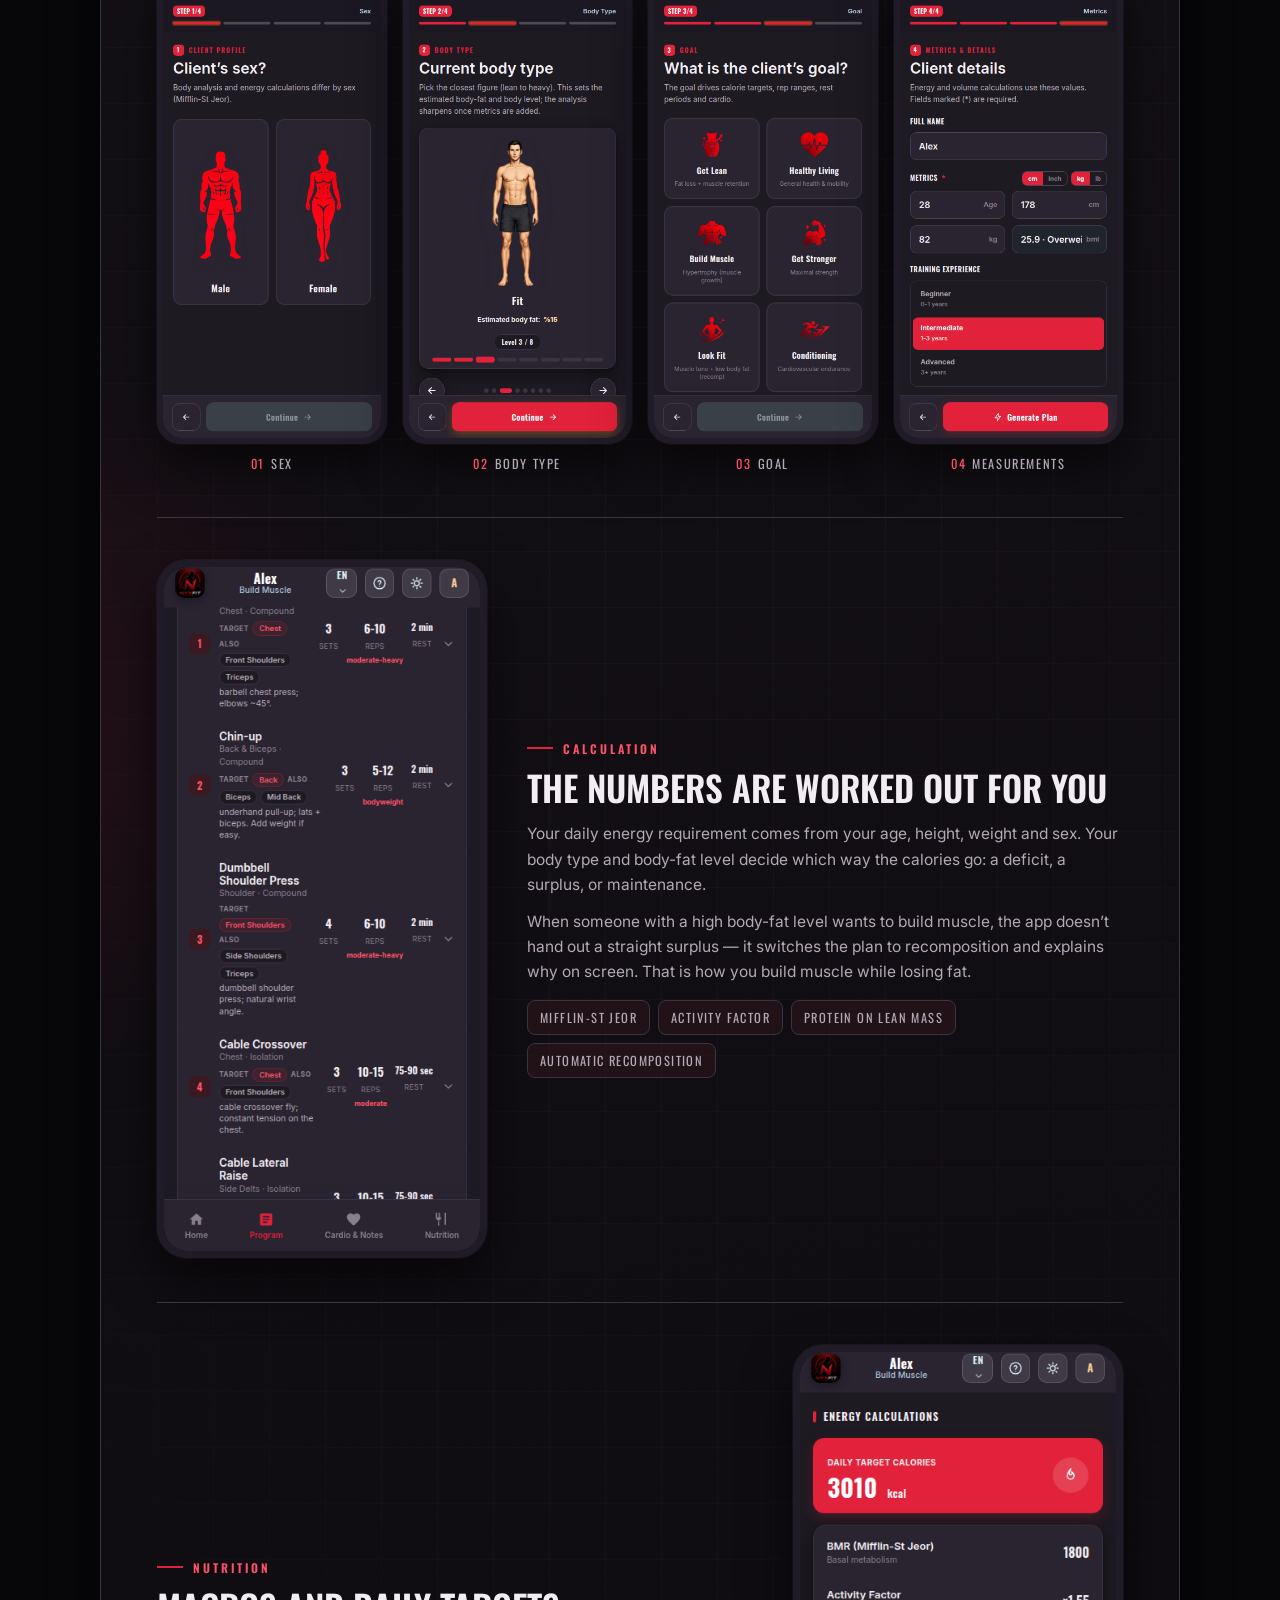
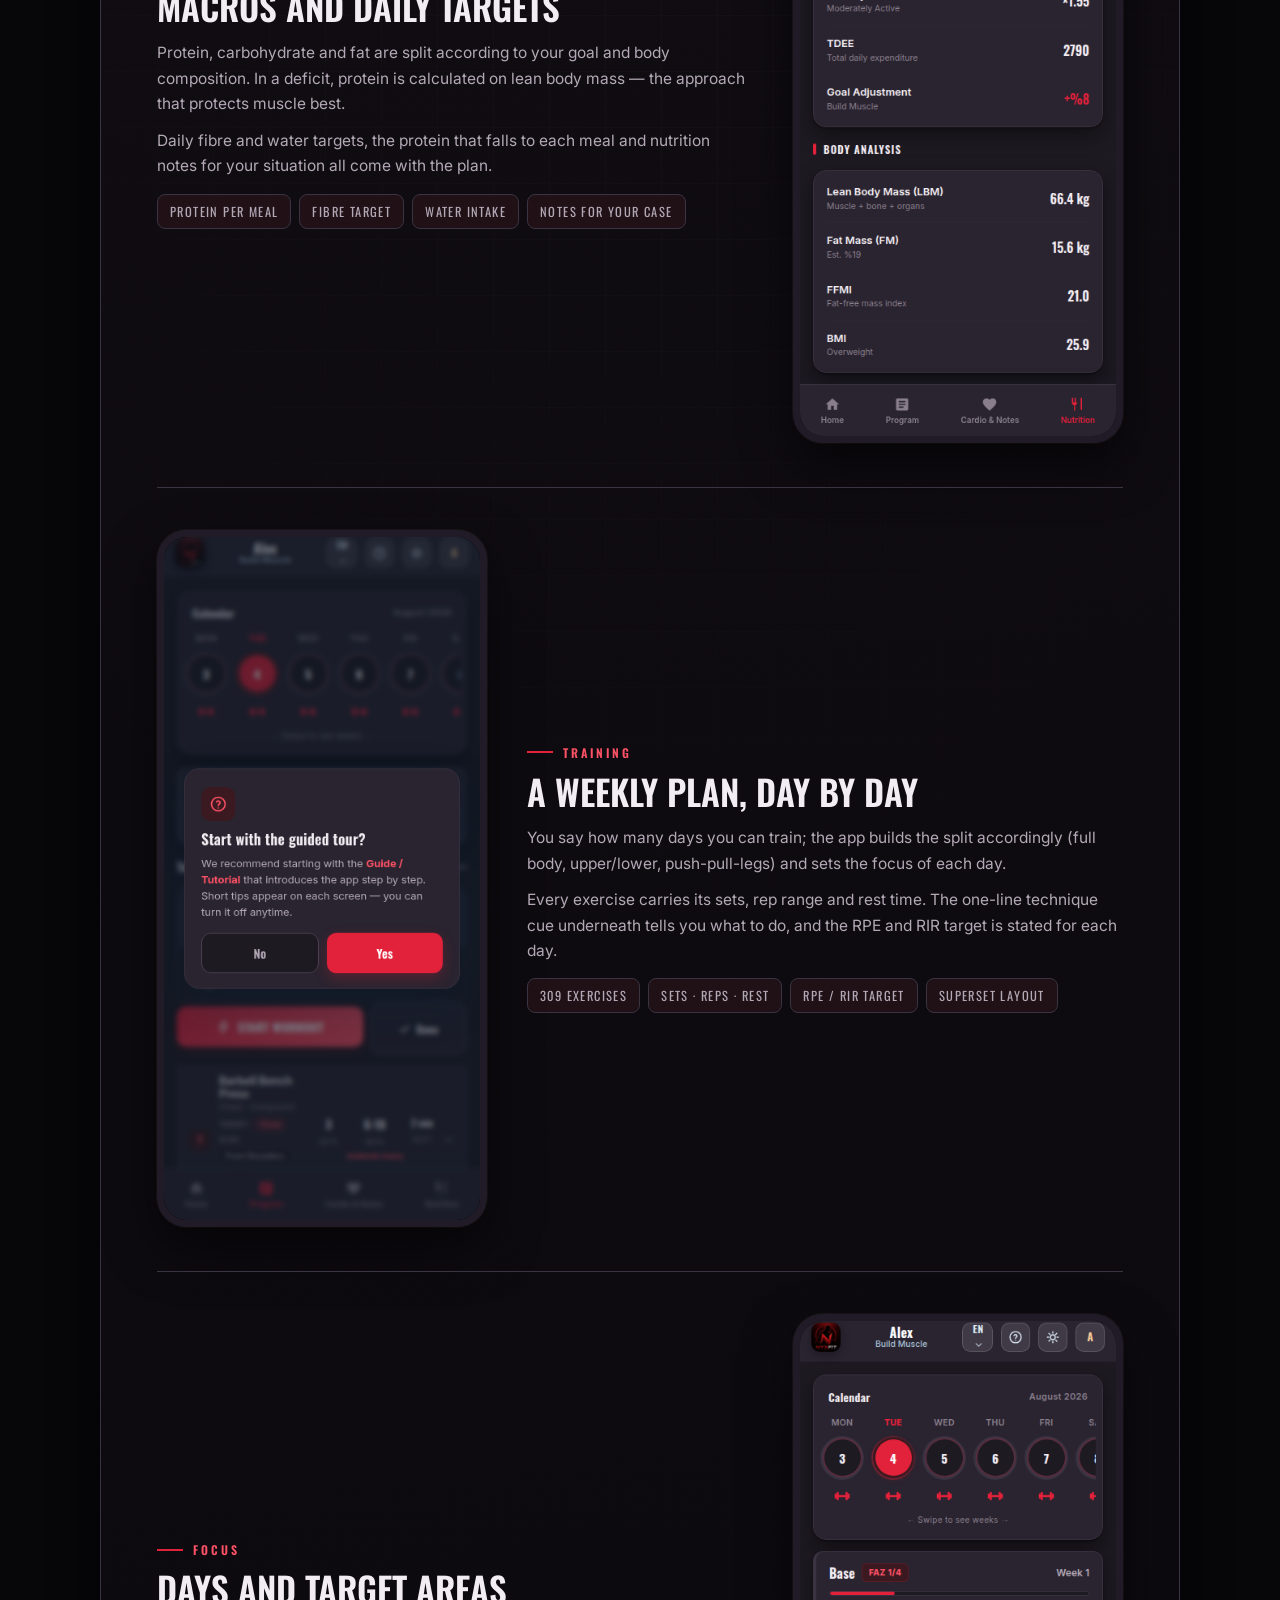
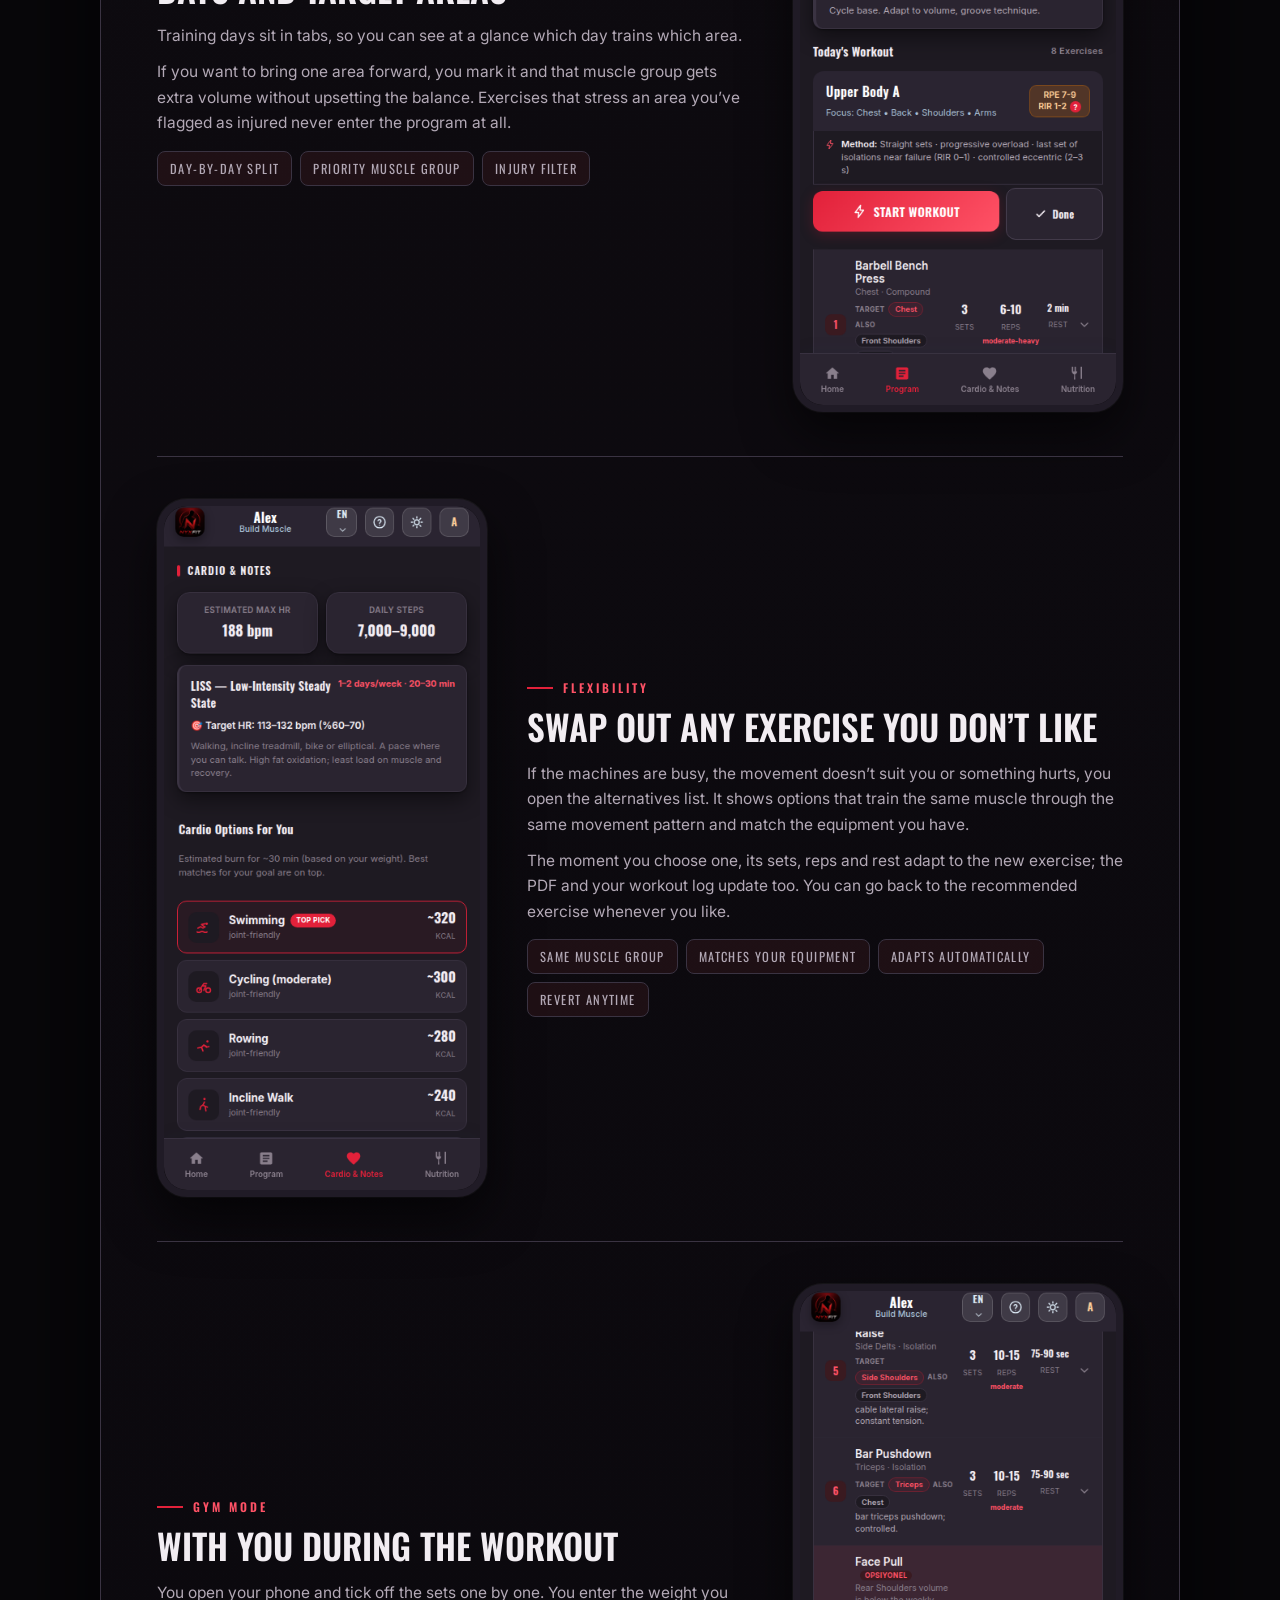
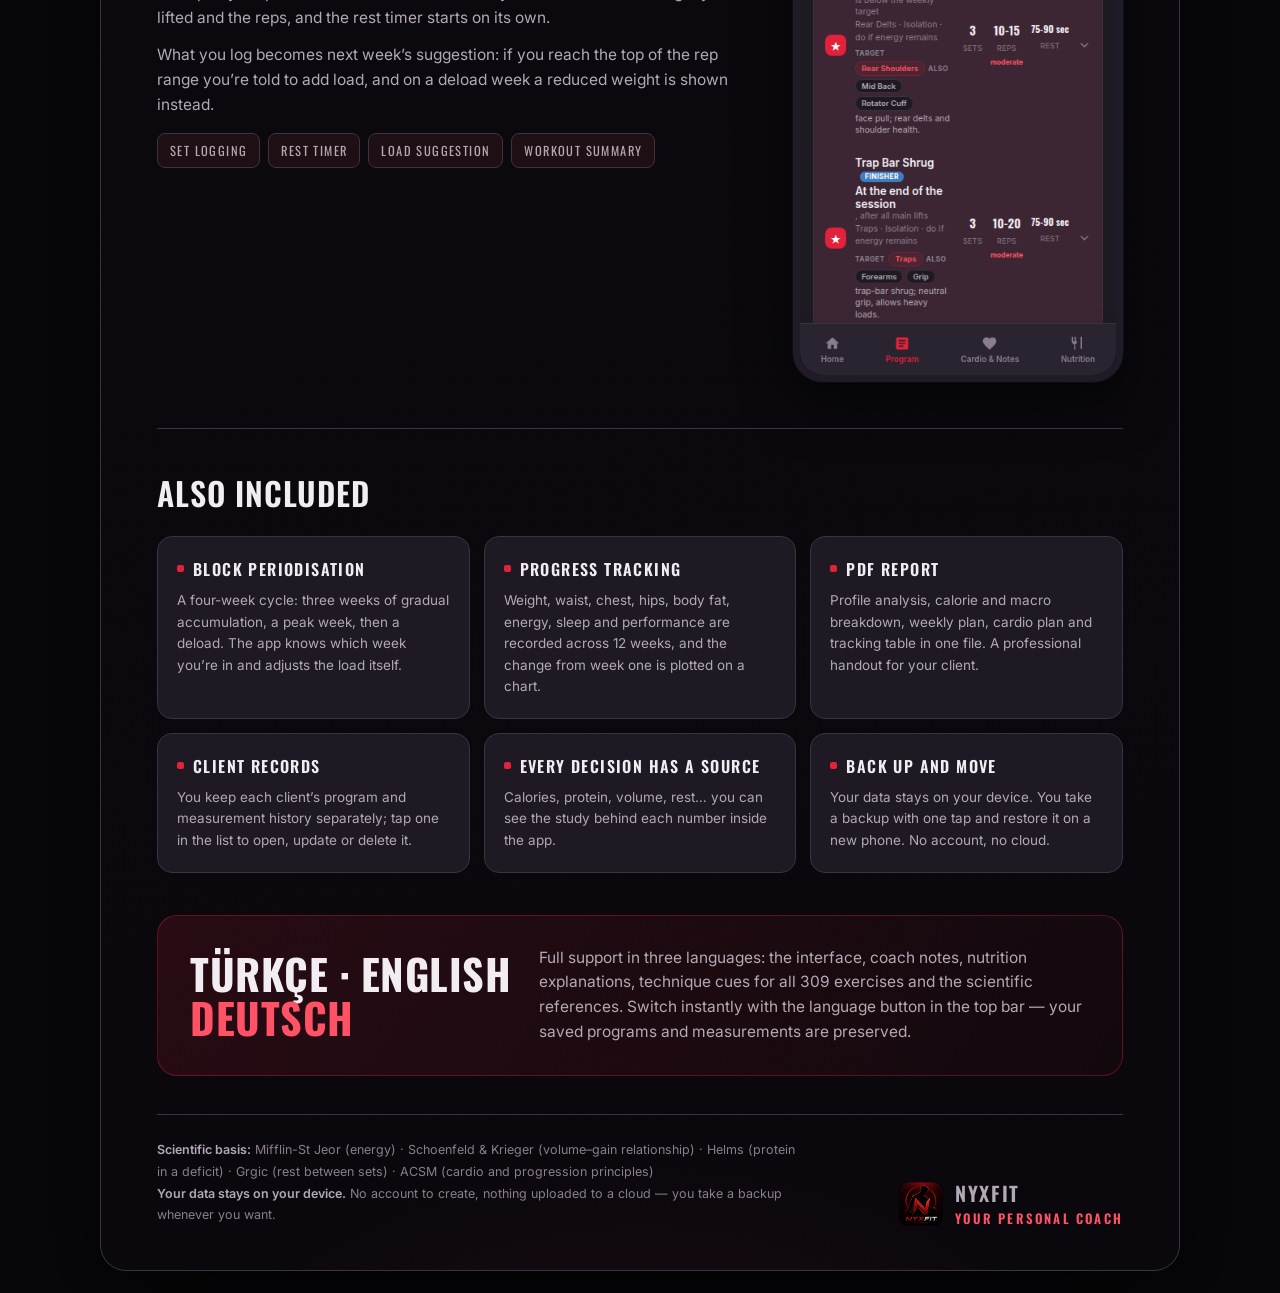
<file: en.html>
<!DOCTYPE html>
<html lang="en">
<head>
<meta charset="utf-8">
<meta name="viewport" content="width=device-width,initial-scale=1">
<title>NyxFit — Personal training and nutrition planner</title>
<meta name="description" content="NyxFit doesn't list stock programs. It reads your age, weight, body-fat level, experience and equipment, then works out your calories, macros, weekly set volume and exercise selection.">
<meta name="theme-color" content="#0e0b10">
<link rel="icon" href="img/logo.png">
<link rel="apple-touch-icon" href="img/logo.png">
<link rel="alternate" hreflang="tr" href="https://utkuozcn.github.io/NyxFit/">
<link rel="alternate" hreflang="en" href="https://utkuozcn.github.io/NyxFit/en.html">
<link rel="alternate" hreflang="de" href="https://utkuozcn.github.io/NyxFit/de.html">
<link rel="alternate" hreflang="x-default" href="https://utkuozcn.github.io/NyxFit/">

<meta property="og:type" content="website">
<meta property="og:site_name" content="NyxFit">
<meta property="og:locale" content="en_GB">
<meta property="og:url" content="https://utkuozcn.github.io/NyxFit/en.html">
<meta property="og:title" content="NyxFit — Your Personal Coach">
<meta property="og:description" content="Not a stock program — one built just for you. Personalised calories, macros and a weekly training plan. Turkish, English and German.">
<meta property="og:image" content="https://utkuozcn.github.io/NyxFit/og-image.png">
<meta property="og:image:width" content="1200">
<meta property="og:image:height" content="630">

<meta name="twitter:card" content="summary_large_image">
<meta name="twitter:title" content="NyxFit — Your Personal Coach">
<meta name="twitter:description" content="Not a stock program — one built just for you. Personalised calories, macros and a weekly training plan.">
<meta name="twitter:image" content="https://utkuozcn.github.io/NyxFit/og-image.png">

<link rel="preconnect" href="https://fonts.googleapis.com">
<link rel="preconnect" href="https://fonts.gstatic.com" crossorigin>
<link href="https://fonts.googleapis.com/css2?family=Oswald:wght@400;500;600;700&family=Inter:wght@400;500;600;700;800&display=swap" rel="stylesheet">
<link rel="stylesheet" href="promo.css">
</head>
<body>
<div class="poster">

  <div class="top">
    <div class="logo"><img src="img/logo.png" alt="NyxFit"></div>
    <div class="wm"><b>NyxFit</b><span>Your Personal Coach</span></div>
    <nav class="langs" aria-label="Language">
      <a class="lang" href="index.html" hreflang="tr">TR</a>
      <span class="lang on" aria-current="page">EN</span>
      <a class="lang" href="de.html" hreflang="de">DE</a>
    </nav>
  </div>

  <div class="eyebrow">Training and nutrition planner</div>
  <h1>Not a stock program.<span class="thin">One built <span class="hot">just for you</span>.</span></h1>
  <p class="lede">Most apps hand you a list of ready-made programs; whichever one you pick, that plan is identical for everyone who opens it. NyxFit doesn’t show a list. <b>It reads your age, weight, body-fat level, experience, equipment and any injuries, then works out your calories, macros, weekly set volume and exercise selection there and then.</b></p>
  <p class="lede">And the result isn’t a single screen: your daily nutrition targets, a day-by-day training plan, your cardio dose, a progress tracking table and a PDF report you can hand to your client all come together.</p>

  <div class="hero-shots">
    <div class="phone"><img src="img/en/ana.png" alt="NyxFit home screen"></div>
    <div class="phone mid"><img src="img/en/programkarti.png" alt="Program summary"></div>
    <div class="phone"><img src="img/en/program.png" alt="Training plan"></div>
  </div>

  <div class="how">
    <div class="s"><div class="n">STEP 1</div><b>Define the client</b><p>Start with sex, current body type and goal. The body-type choice sets the body-fat estimate and the direction of the plan.</p></div>
    <div class="s"><div class="n">STEP 2</div><b>Enter the numbers</b><p>Age, height, weight, experience, days per week, equipment and any injuries. It takes a couple of minutes.</p></div>
    <div class="s"><div class="n">STEP 3</div><b>Let the engine work</b><p>Your energy needs, macros, weekly set volume and the exercises that suit you are all determined at once.</p></div>
  </div>

  <div class="flow">
    <div class="flow-h">How a program is built</div>
    <div class="flow-row">
      <div class="step"><div class="phone"><img loading="lazy" src="img/en/cinsiyet.png" alt=""></div><div class="cap"><i>01</i>Sex</div></div>
      <div class="step"><div class="phone"><img loading="lazy" src="img/en/vucut.png" alt=""></div><div class="cap"><i>02</i>Body type</div></div>
      <div class="step"><div class="phone"><img loading="lazy" src="img/en/hedef.png" alt=""></div><div class="cap"><i>03</i>Goal</div></div>
      <div class="step"><div class="phone"><img loading="lazy" src="img/en/bilgiler.png" alt=""></div><div class="cap"><i>04</i>Measurements</div></div>
    </div>
  </div>

  <section class="feat">
    <div class="shot"><div class="phone"><img loading="lazy" src="img/en/programkarti.png" alt=""></div></div>
    <div class="copy">
      <div class="label">Calculation</div>
      <h2>The numbers are worked out for you</h2>
      <p>Your daily energy requirement comes from your age, height, weight and sex. Your body type and body-fat level decide which way the calories go: a deficit, a surplus, or maintenance.</p>
      <p>When someone with a high body-fat level wants to build muscle, the app doesn’t hand out a straight surplus — it switches the plan to recomposition and explains why on screen. That is how you build muscle while losing fat.</p>
      <div class="chips"><span>Mifflin-St Jeor</span><span>Activity factor</span><span>Protein on lean mass</span><span>Automatic recomposition</span></div>
    </div>
  </section>

  <section class="feat rev">
    <div class="shot"><div class="phone"><img loading="lazy" src="img/en/besin.png" alt=""></div></div>
    <div class="copy">
      <div class="label">Nutrition</div>
      <h2>Macros and daily targets</h2>
      <p>Protein, carbohydrate and fat are split according to your goal and body composition. In a deficit, protein is calculated on lean body mass — the approach that protects muscle best.</p>
      <p>Daily fibre and water targets, the protein that falls to each meal and nutrition notes for your situation all come with the plan.</p>
      <div class="chips"><span>Protein per meal</span><span>Fibre target</span><span>Water intake</span><span>Notes for your case</span></div>
    </div>
  </section>

  <section class="feat">
    <div class="shot"><div class="phone"><img loading="lazy" src="img/en/program.png" alt=""></div></div>
    <div class="copy">
      <div class="label">Training</div>
      <h2>A weekly plan, day by day</h2>
      <p>You say how many days you can train; the app builds the split accordingly (full body, upper/lower, push-pull-legs) and sets the focus of each day.</p>
      <p>Every exercise carries its sets, rep range and rest time. The one-line technique cue underneath tells you what to do, and the RPE and RIR target is stated for each day.</p>
      <div class="chips"><span>309 exercises</span><span>Sets · reps · rest</span><span>RPE / RIR target</span><span>Superset layout</span></div>
    </div>
  </section>

  <section class="feat rev">
    <div class="shot"><div class="phone"><img loading="lazy" src="img/en/gunsecim.png" alt=""></div></div>
    <div class="copy">
      <div class="label">Focus</div>
      <h2>Days and target areas</h2>
      <p>Training days sit in tabs, so you can see at a glance which day trains which area.</p>
      <p>If you want to bring one area forward, you mark it and that muscle group gets extra volume without upsetting the balance. Exercises that stress an area you’ve flagged as injured never enter the program at all.</p>
      <div class="chips"><span>Day-by-day split</span><span>Priority muscle group</span><span>Injury filter</span></div>
    </div>
  </section>

  <section class="feat">
    <div class="shot"><div class="phone"><img loading="lazy" src="img/en/alternatif.png" alt=""></div></div>
    <div class="copy">
      <div class="label">Flexibility</div>
      <h2>Swap out any exercise you don’t like</h2>
      <p>If the machines are busy, the movement doesn’t suit you or something hurts, you open the alternatives list. It shows options that train the same muscle through the same movement pattern and match the equipment you have.</p>
      <p>The moment you choose one, its sets, reps and rest adapt to the new exercise; the PDF and your workout log update too. You can go back to the recommended exercise whenever you like.</p>
      <div class="chips"><span>Same muscle group</span><span>Matches your equipment</span><span>Adapts automatically</span><span>Revert anytime</span></div>
    </div>
  </section>

  <section class="feat rev">
    <div class="shot"><div class="phone"><img loading="lazy" src="img/en/salonmodu.png" alt=""></div></div>
    <div class="copy">
      <div class="label">Gym mode</div>
      <h2>With you during the workout</h2>
      <p>You open your phone and tick off the sets one by one. You enter the weight you lifted and the reps, and the rest timer starts on its own.</p>
      <p>What you log becomes next week’s suggestion: if you reach the top of the rep range you’re told to add load, and on a deload week a reduced weight is shown instead.</p>
      <div class="chips"><span>Set logging</span><span>Rest timer</span><span>Load suggestion</span><span>Workout summary</span></div>
    </div>
  </section>

  <div class="more">
    <div class="head">Also included</div>
    <div class="xgrid">
      <div class="x"><b>Block periodisation</b><p>A four-week cycle: three weeks of gradual accumulation, a peak week, then a deload. The app knows which week you’re in and adjusts the load itself.</p></div>
      <div class="x"><b>Progress tracking</b><p>Weight, waist, chest, hips, body fat, energy, sleep and performance are recorded across 12 weeks, and the change from week one is plotted on a chart.</p></div>
      <div class="x"><b>PDF report</b><p>Profile analysis, calorie and macro breakdown, weekly plan, cardio plan and tracking table in one file. A professional handout for your client.</p></div>
      <div class="x"><b>Client records</b><p>You keep each client’s program and measurement history separately; tap one in the list to open, update or delete it.</p></div>
      <div class="x"><b>Every decision has a source</b><p>Calories, protein, volume, rest… you can see the study behind each number inside the app.</p></div>
      <div class="x"><b>Back up and move</b><p>Your data stays on your device. You take a backup with one tap and restore it on a new phone. No account, no cloud.</p></div>
    </div>
  </div>

  <div class="langband">
    <div class="big">Türkçe · <span lang="en">English</span><br><em lang="de">Deutsch</em></div>
    <p>Full support in three languages: the interface, coach notes, nutrition explanations, technique cues for all 309 exercises and the scientific references. Switch instantly with the language button in the top bar — your saved programs and measurements are preserved.</p>
  </div>

  <div class="foot">
    <div class="cite">
      <b>Scientific basis:</b> Mifflin-St Jeor (energy) · Schoenfeld &amp; Krieger (volume–gain relationship) · Helms (protein in a deficit) · Grgic (rest between sets) · ACSM (cardio and progression principles)<br>
      <b>Your data stays on your device.</b> No account to create, nothing uploaded to a cloud — you take a backup whenever you want.
    </div>
    <div class="sign">
      <img src="img/logo.png" alt="">
      <div>NyxFit<em>Your Personal Coach</em></div>
    </div>
  </div>

</div>
</body>
</html>
</file>
<file: promo.css>
:root{
  --bg1:#171319; --bg2:#0e0b10; --card:#2a2430;
  --red:#e2213a; --red-bright:#ff5266; --red-deep:#8f1a2b;
  --ink:#f2edf2; --sub:#b3a9b6; --faint:#897f8c; --line:#3a3342; --line2:#2c2733;
  --display:'Oswald','DejaVu Sans Condensed','Arial Narrow',sans-serif;
  --body:'Inter','DejaVu Sans',system-ui,sans-serif;
}
*{box-sizing:border-box;margin:0;padding:0}
body{
  background:#08070a;color:var(--ink);font-family:var(--body);
  display:flex;justify-content:center;padding:22px 10px;
  -webkit-font-smoothing:antialiased;
}
.poster{
  width:1080px;position:relative;overflow:hidden;border:1px solid var(--line);border-radius:26px;
  background:
    radial-gradient(1000px 700px at 82% -4%, rgba(226,33,58,.20), transparent 60%),
    radial-gradient(820px 620px at -14% 30%, rgba(143,26,43,.17), transparent 58%),
    radial-gradient(900px 700px at 50% 104%, rgba(226,33,58,.12), transparent 62%),
    linear-gradient(172deg,var(--bg1) 0%,var(--bg2) 52%,#0a080d 100%);
  padding:56px 56px 44px;box-shadow:0 40px 120px rgba(0,0,0,.72);
}
.poster::before{
  content:"";position:absolute;inset:0;pointer-events:none;opacity:.26;
  background-image:linear-gradient(var(--line2) 1px,transparent 1px),linear-gradient(90deg,var(--line2) 1px,transparent 1px);
  background-size:56px 56px;
  mask-image:radial-gradient(130% 60% at 50% 12%,#000 22%,transparent 76%);
  -webkit-mask-image:radial-gradient(130% 60% at 50% 12%,#000 22%,transparent 76%);
}
.poster>*{position:relative}

.top{display:flex;align-items:center;gap:15px;padding-bottom:26px;border-bottom:1px solid var(--line)}
.logo{width:62px;height:62px;flex:0 0 auto;display:grid;place-items:center;border-radius:16px;
  background:radial-gradient(circle at 50% 40%, rgba(226,33,58,.22), rgba(226,33,58,0) 70%)}
.logo img{width:100%;height:100%;object-fit:contain;display:block;filter:drop-shadow(0 6px 18px rgba(226,33,58,.45))}
.wm b{font-family:var(--display);font-weight:700;font-size:32px;letter-spacing:1.4px;color:var(--red-bright);display:block;line-height:1}
.wm span{font-size:11px;letter-spacing:2.6px;text-transform:uppercase;color:var(--sub);font-weight:600;display:block;margin-top:5px}
.langs{margin-left:auto;display:flex;gap:7px;align-items:center}
.lang{font-family:var(--display);font-size:13px;font-weight:600;letter-spacing:1.5px;padding:7px 13px;
  border-radius:9px;border:1px solid var(--line);color:var(--sub);text-decoration:none;display:inline-block;
  transition:border-color .15s ease,color .15s ease,background .15s ease}
a.lang:hover{border-color:var(--red);color:var(--ink);background:rgba(226,33,58,.12)}
.lang.on{background:var(--red);border-color:var(--red);color:#fff;box-shadow:0 6px 18px rgba(226,33,58,.4)}

.eyebrow{font-family:var(--display);font-weight:600;font-size:13px;letter-spacing:3.4px;text-transform:uppercase;color:var(--red-bright);display:flex;align-items:center;gap:11px;margin:42px 0 18px}
.eyebrow::before{content:"";width:34px;height:2px;background:var(--red)}
h1{font-family:var(--display);font-weight:700;font-size:74px;line-height:.97;text-transform:uppercase;letter-spacing:-.3px}
h1 .thin{display:block;font-weight:400;color:var(--sub);font-size:50px;margin-top:8px;letter-spacing:.4px}
h1 .hot{color:var(--red-bright)}
.lede{font-size:19px;line-height:1.65;color:var(--sub);max-width:900px;margin-top:22px}
.lede b{color:var(--ink);font-weight:600}

.hero-shots{display:flex;gap:20px;justify-content:center;align-items:flex-end;margin:38px 0 4px}
.hero-shots .phone{width:262px}
.hero-shots .phone.mid{width:296px;margin-bottom:-16px}

.phone{border:7px solid #201b26;border-radius:30px;overflow:hidden;background:#000;box-shadow:0 22px 50px rgba(0,0,0,.6),0 0 0 1px rgba(255,255,255,.05)}
.phone img{width:100%;display:block}

.how{margin-top:42px;display:grid;grid-template-columns:repeat(3,1fr);gap:16px}
.how .s{background:rgba(42,36,48,.6);border:1px solid var(--line);border-radius:16px;padding:22px 20px}
.how .n{font-family:var(--display);font-weight:700;font-size:15px;letter-spacing:2px;color:var(--red-bright);margin-bottom:9px}
.how b{font-family:var(--display);font-weight:600;font-size:19px;letter-spacing:1px;text-transform:uppercase;display:block;margin-bottom:8px}
.how p{font-size:14px;line-height:1.6;color:var(--sub)}

.flow{margin-top:26px}
.flow-h{font-family:var(--display);font-weight:600;font-size:13px;letter-spacing:3px;text-transform:uppercase;color:var(--faint);margin-bottom:16px;display:flex;align-items:center;gap:11px}
.flow-h::after{content:"";flex:1;height:1px;background:var(--line)}
.flow-row{display:grid;grid-template-columns:repeat(4,1fr);gap:16px}
.step{display:flex;flex-direction:column;gap:10px}
.step .phone{border-width:6px;border-radius:24px}
.step .cap{font-family:var(--display);font-size:12.5px;letter-spacing:1.6px;text-transform:uppercase;color:var(--sub);text-align:center}
.step .cap i{font-style:normal;color:var(--red-bright);margin-right:6px}

.feat{display:grid;grid-template-columns:330px 1fr;gap:40px;align-items:center;margin-top:44px;padding-top:42px;border-top:1px solid var(--line)}
.feat.rev{grid-template-columns:1fr 330px}
.feat.rev .shot{order:2}
.feat .phone{width:100%}
.copy .label{font-family:var(--display);font-weight:600;font-size:12px;letter-spacing:3px;text-transform:uppercase;color:var(--red-bright);margin-bottom:12px;display:flex;align-items:center;gap:10px}
.copy .label::before{content:"";width:26px;height:2px;background:var(--red)}
.copy h2{font-family:var(--display);font-weight:600;font-size:35px;line-height:1.08;text-transform:uppercase;margin-bottom:15px}
.copy p{font-size:15.5px;line-height:1.64;color:var(--sub);margin-bottom:11px}
.chips{display:flex;flex-wrap:wrap;gap:8px;margin-top:15px}
.chips span{font-family:var(--display);font-size:12.5px;letter-spacing:1.4px;text-transform:uppercase;color:var(--sub);border:1px solid var(--line);background:rgba(58,26,32,.4);padding:7px 12px;border-radius:8px}

.more{margin-top:46px;padding-top:40px;border-top:1px solid var(--line)}
.more .head{font-family:var(--display);font-weight:600;font-size:32px;text-transform:uppercase;letter-spacing:1px;margin-bottom:20px}
.xgrid{display:grid;grid-template-columns:repeat(3,1fr);gap:14px}
.x{background:rgba(42,36,48,.62);border:1px solid var(--line);border-radius:15px;padding:20px 19px}
.x b{font-family:var(--display);font-weight:600;font-size:16px;letter-spacing:1.4px;text-transform:uppercase;display:flex;align-items:center;gap:9px;margin-bottom:9px}
.x b::before{content:"";width:7px;height:7px;border-radius:2px;background:var(--red);flex:0 0 auto}
.x p{font-size:13.5px;line-height:1.6;color:var(--sub)}

.langband{margin-top:42px;border:1px solid rgba(226,33,58,.35);background:linear-gradient(120deg,rgba(226,33,58,.14),rgba(143,26,43,.06));border-radius:20px;padding:30px 32px;display:flex;align-items:center;gap:28px;flex-wrap:wrap}
.langband .big{font-family:var(--display);font-weight:700;font-size:42px;letter-spacing:.5px;text-transform:uppercase;line-height:1.05}
.langband .big em{font-style:normal;color:var(--red-bright)}
.langband p{font-size:15.5px;line-height:1.6;color:var(--sub);flex:1;min-width:280px}

.foot{margin-top:38px;padding-top:24px;border-top:1px solid var(--line);display:flex;justify-content:space-between;align-items:flex-end;gap:26px;flex-wrap:wrap}
.cite{font-size:12.5px;color:var(--faint);line-height:1.75;max-width:640px}
.cite b{color:var(--sub);font-weight:600}
.sign{display:flex;align-items:center;gap:12px}
.sign img{width:44px;height:44px;object-fit:contain}
.sign div{font-family:var(--display);font-weight:600;font-size:20px;letter-spacing:1.6px;text-transform:uppercase;color:var(--sub);line-height:1.25}
.sign em{font-style:normal;color:var(--red-bright);display:block;font-size:13px;letter-spacing:2.2px;margin-top:4px}

@media print{ body{padding:0;background:#fff} .poster{border:none;border-radius:0;box-shadow:none;width:100%} }
@media (max-width:1140px){
  .poster{width:100%;padding:32px 20px 28px}
  h1{font-size:8.4vw} h1 .thin{font-size:5.8vw}
  .hero-shots{flex-wrap:wrap;gap:14px} .hero-shots .phone,.hero-shots .phone.mid{width:44%;margin:0}
  .how,.xgrid{grid-template-columns:1fr}
  .flow-row{grid-template-columns:1fr 1fr}
  .feat,.feat.rev{grid-template-columns:1fr;gap:24px} .feat.rev .shot{order:0}
  .shot{max-width:330px;margin:0 auto}
  .copy h2{font-size:29px}
  .langband .big{font-size:31px}
}
@media (max-width:560px){
  .hero-shots .phone,.hero-shots .phone.mid{width:100%}
  .flow-row{grid-template-columns:1fr}
  h1{font-size:11vw} h1 .thin{font-size:7.5vw}
}
</file>
